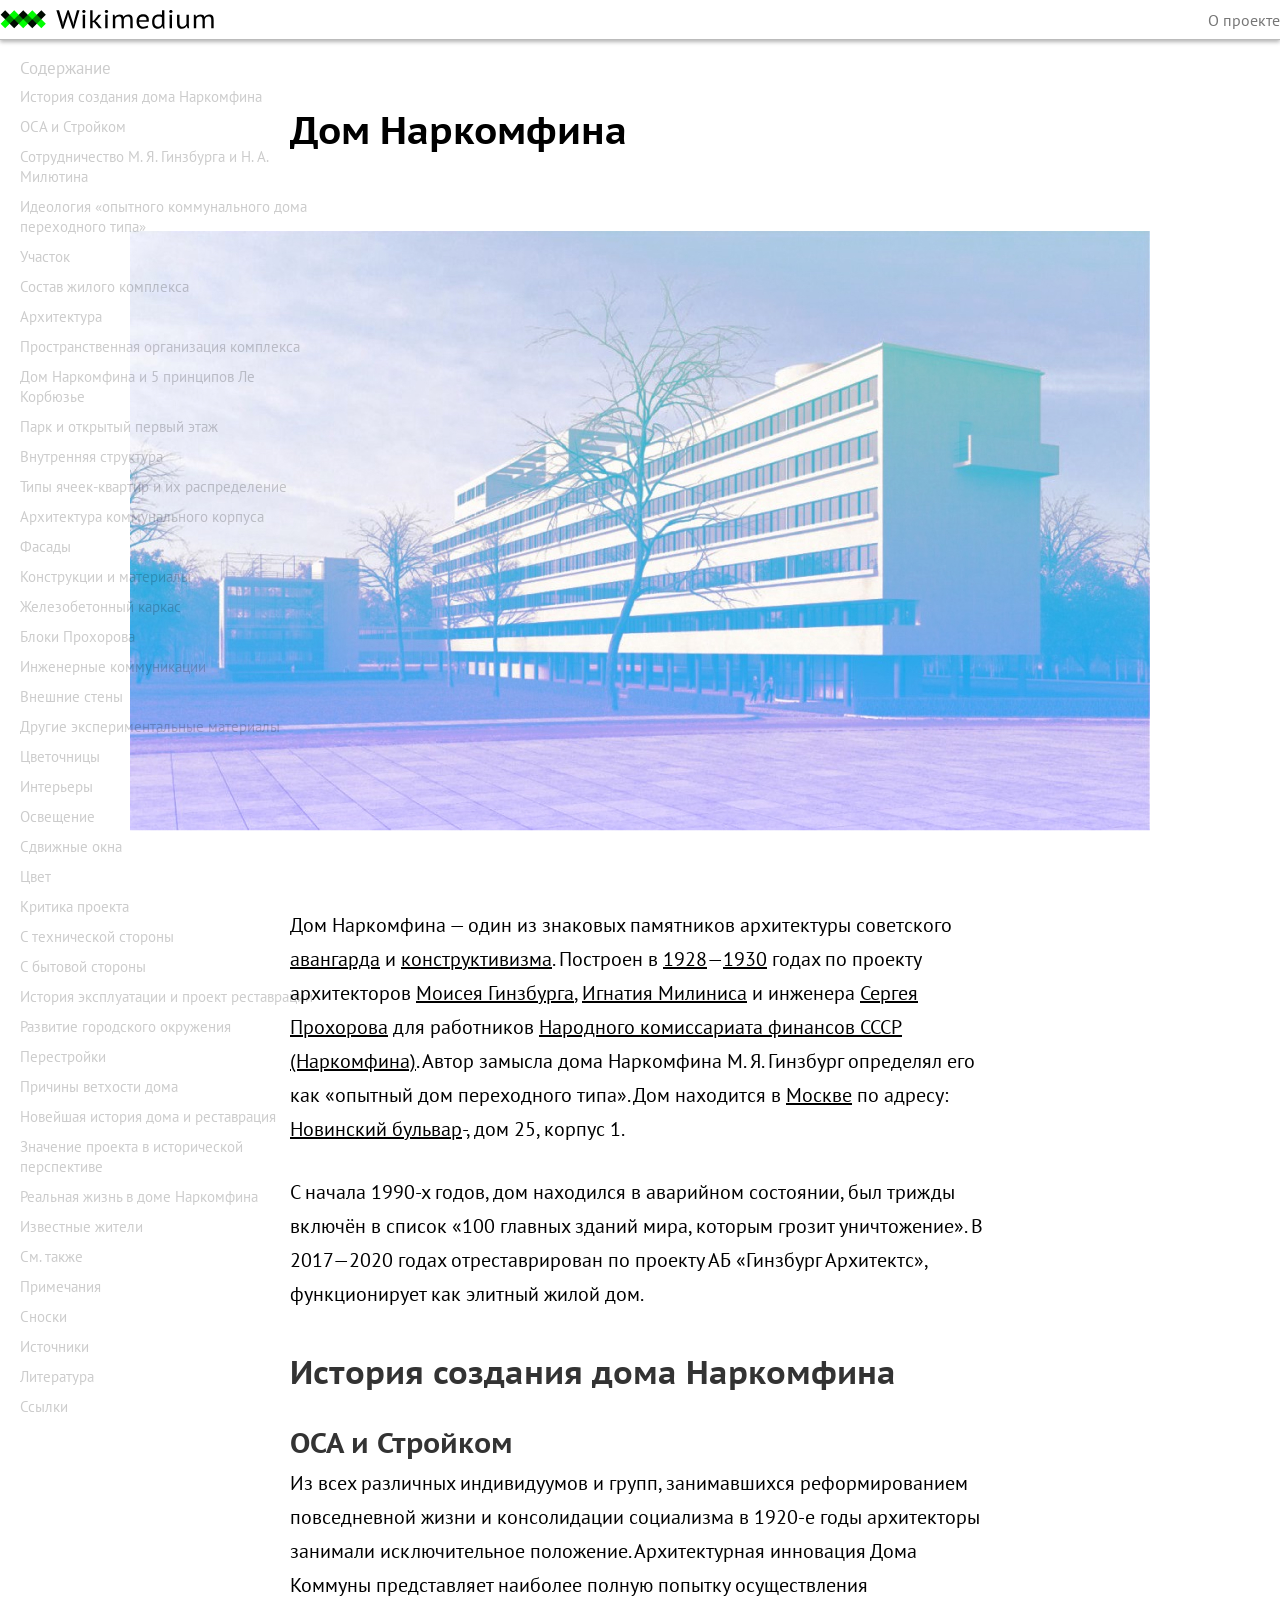
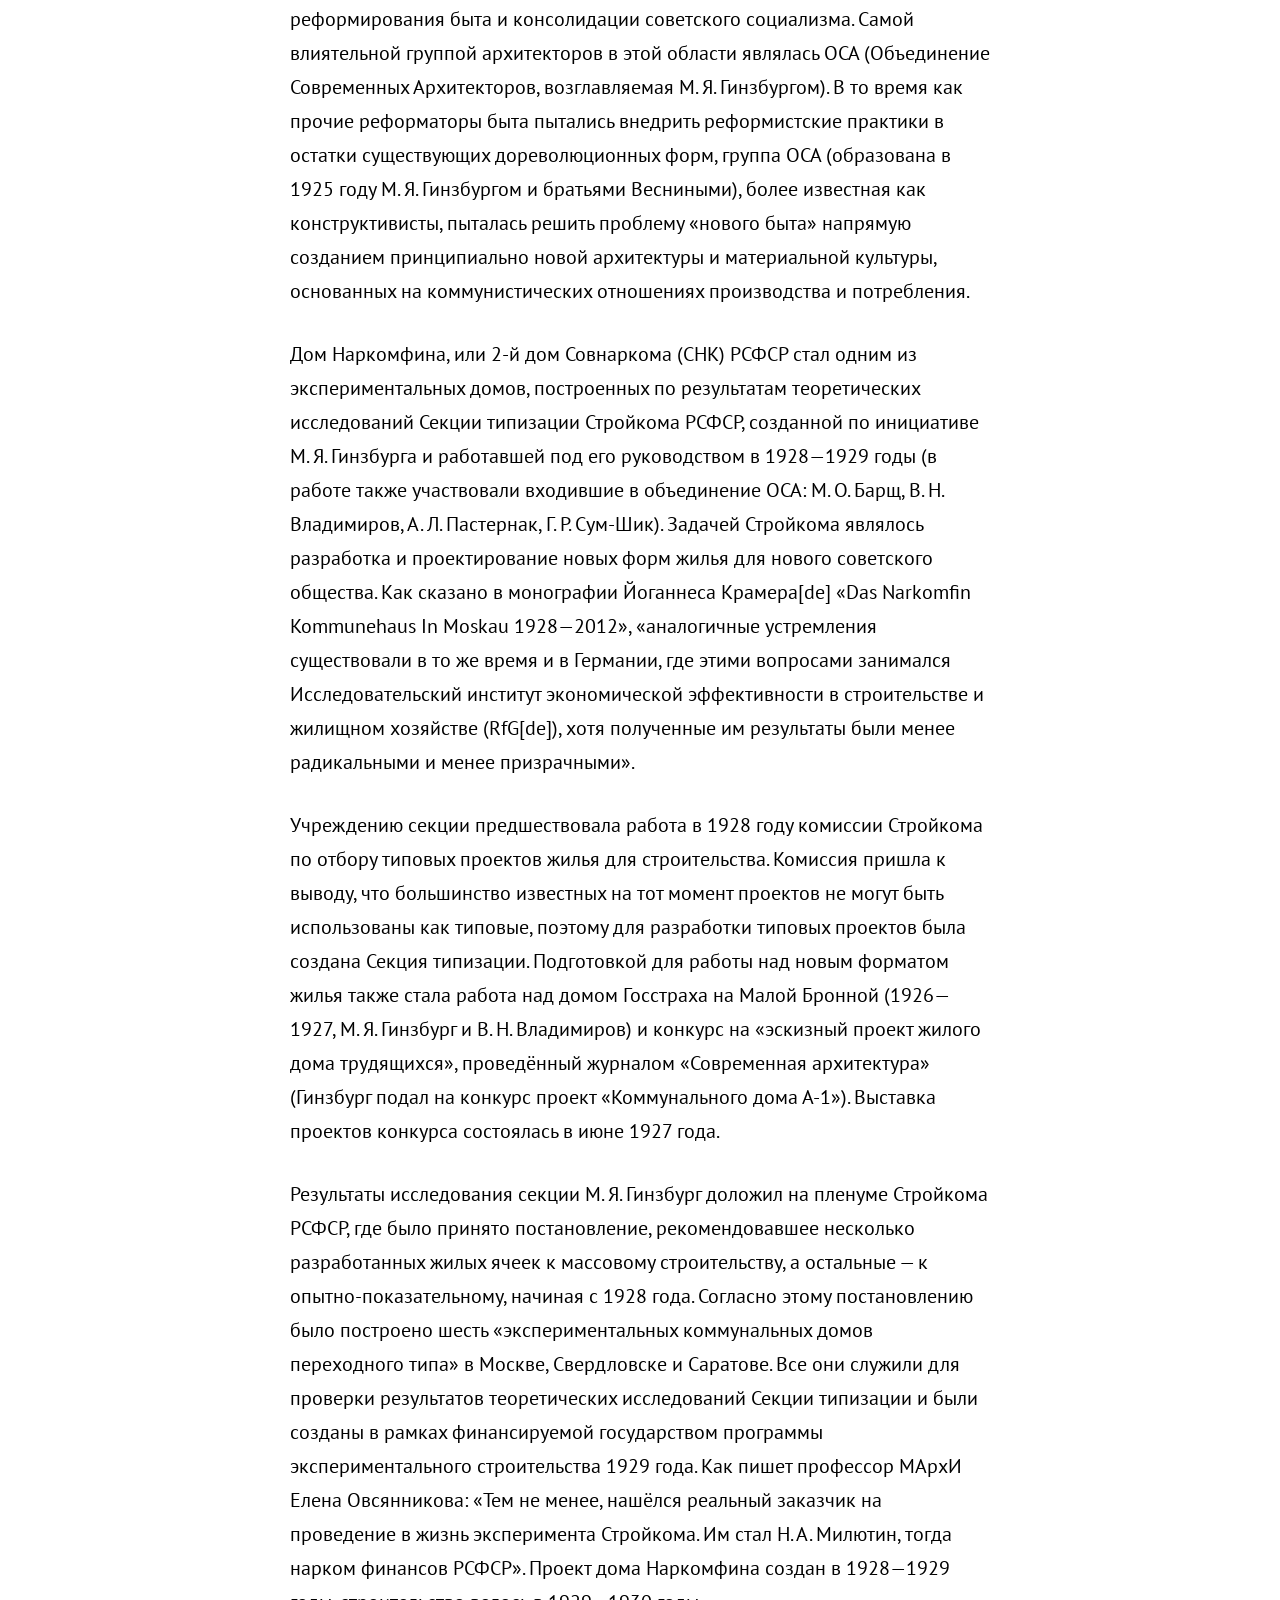
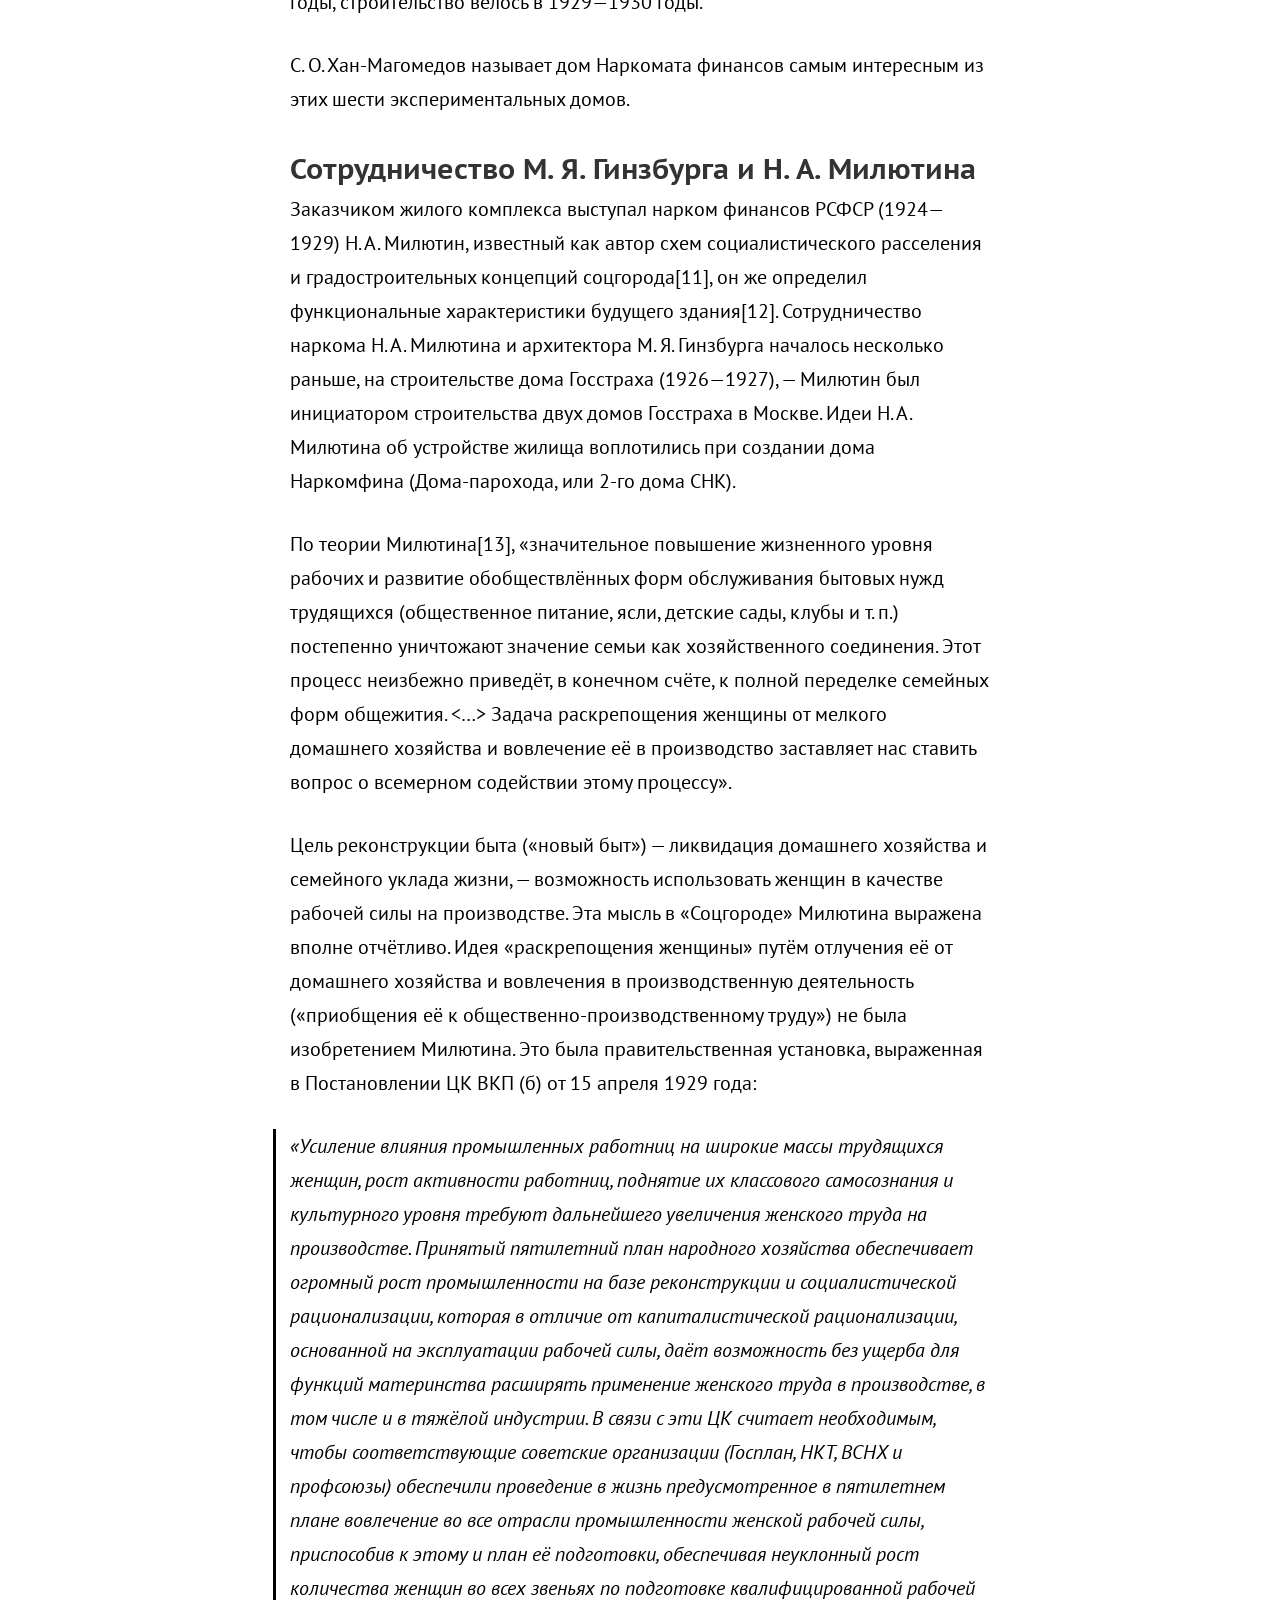
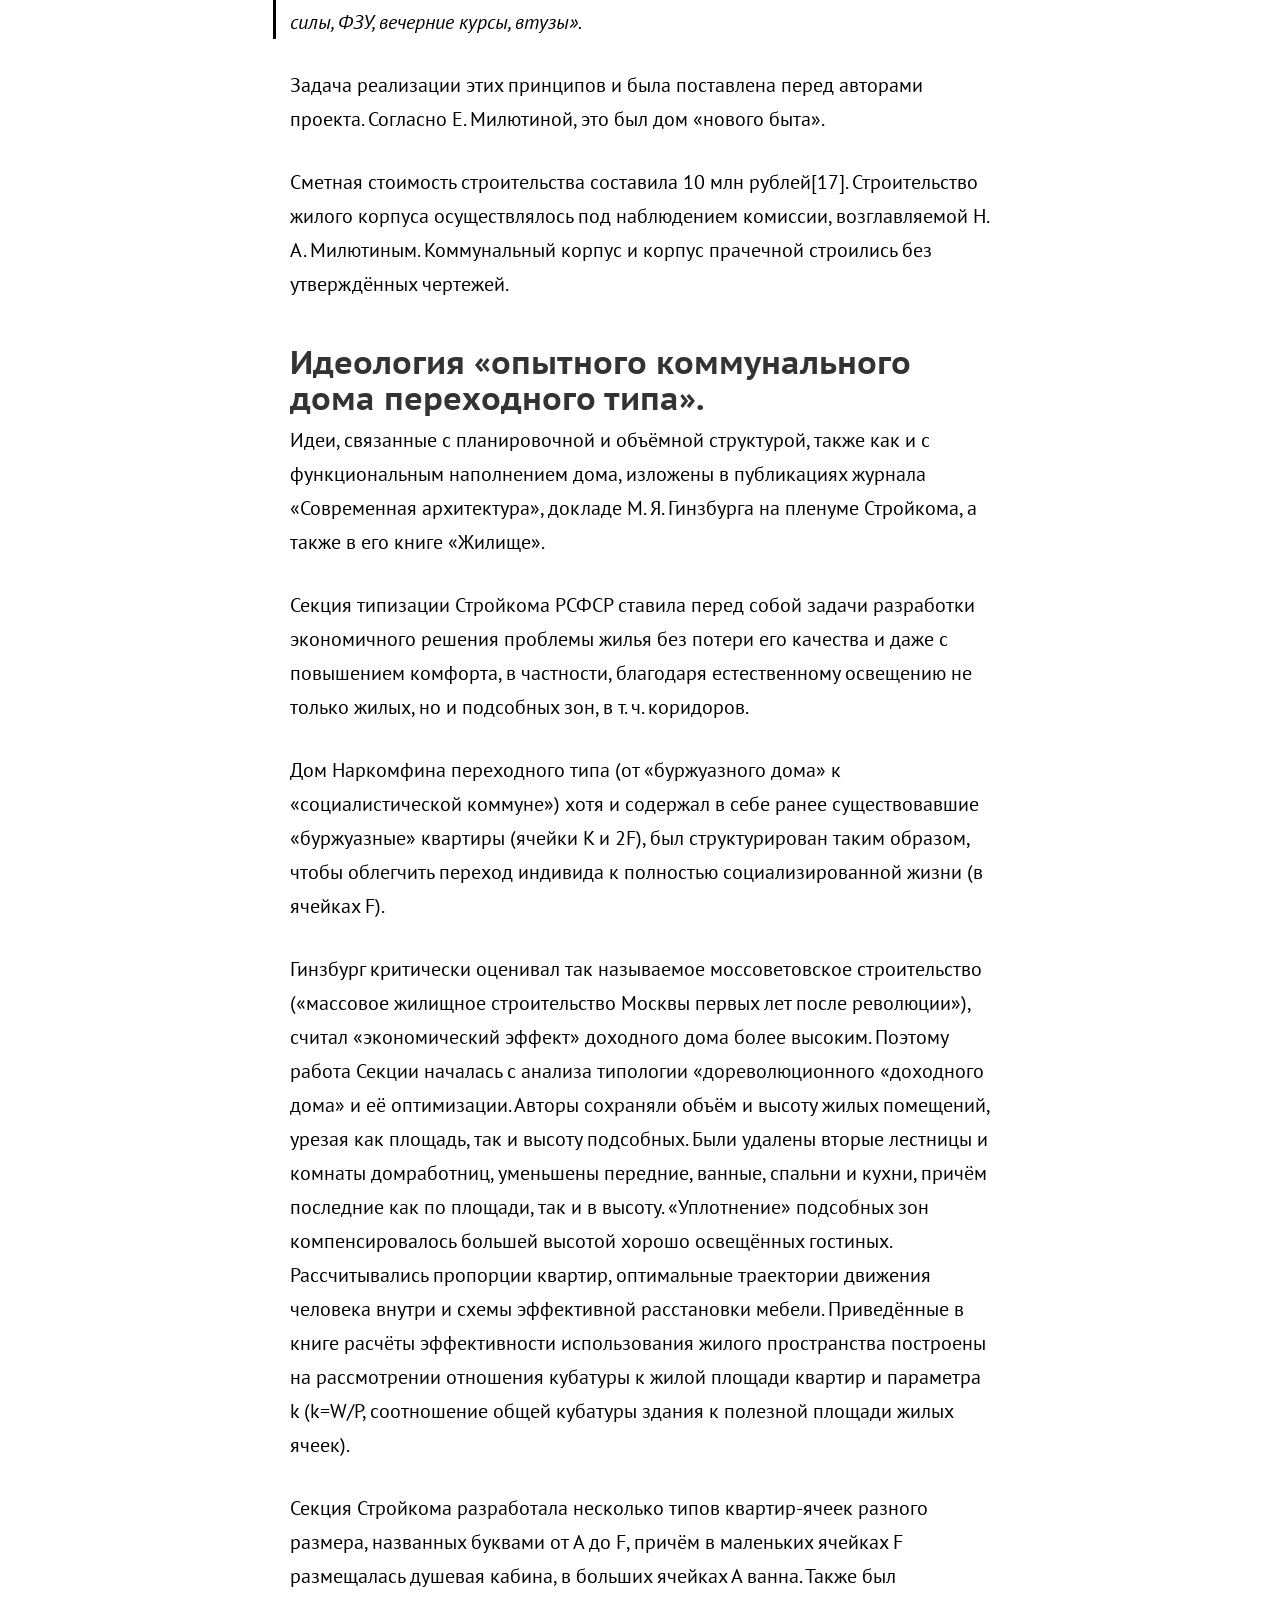
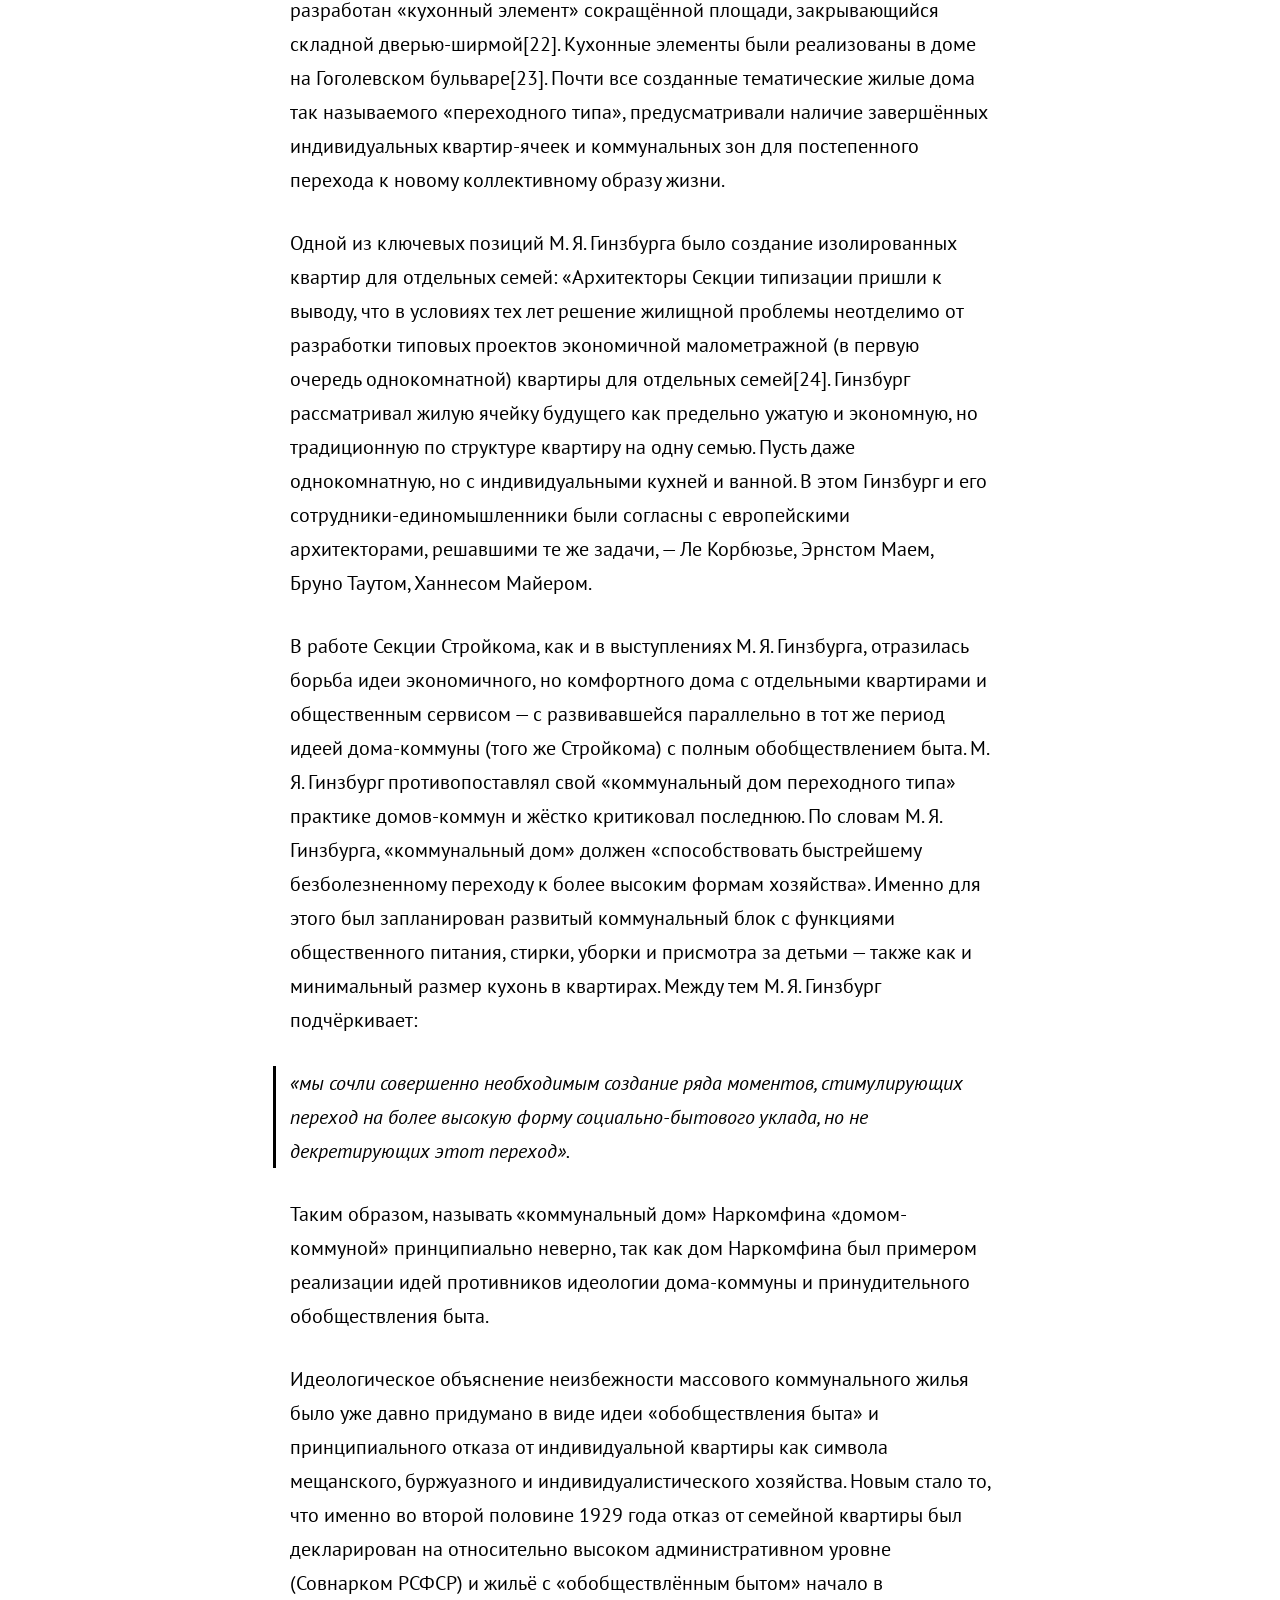
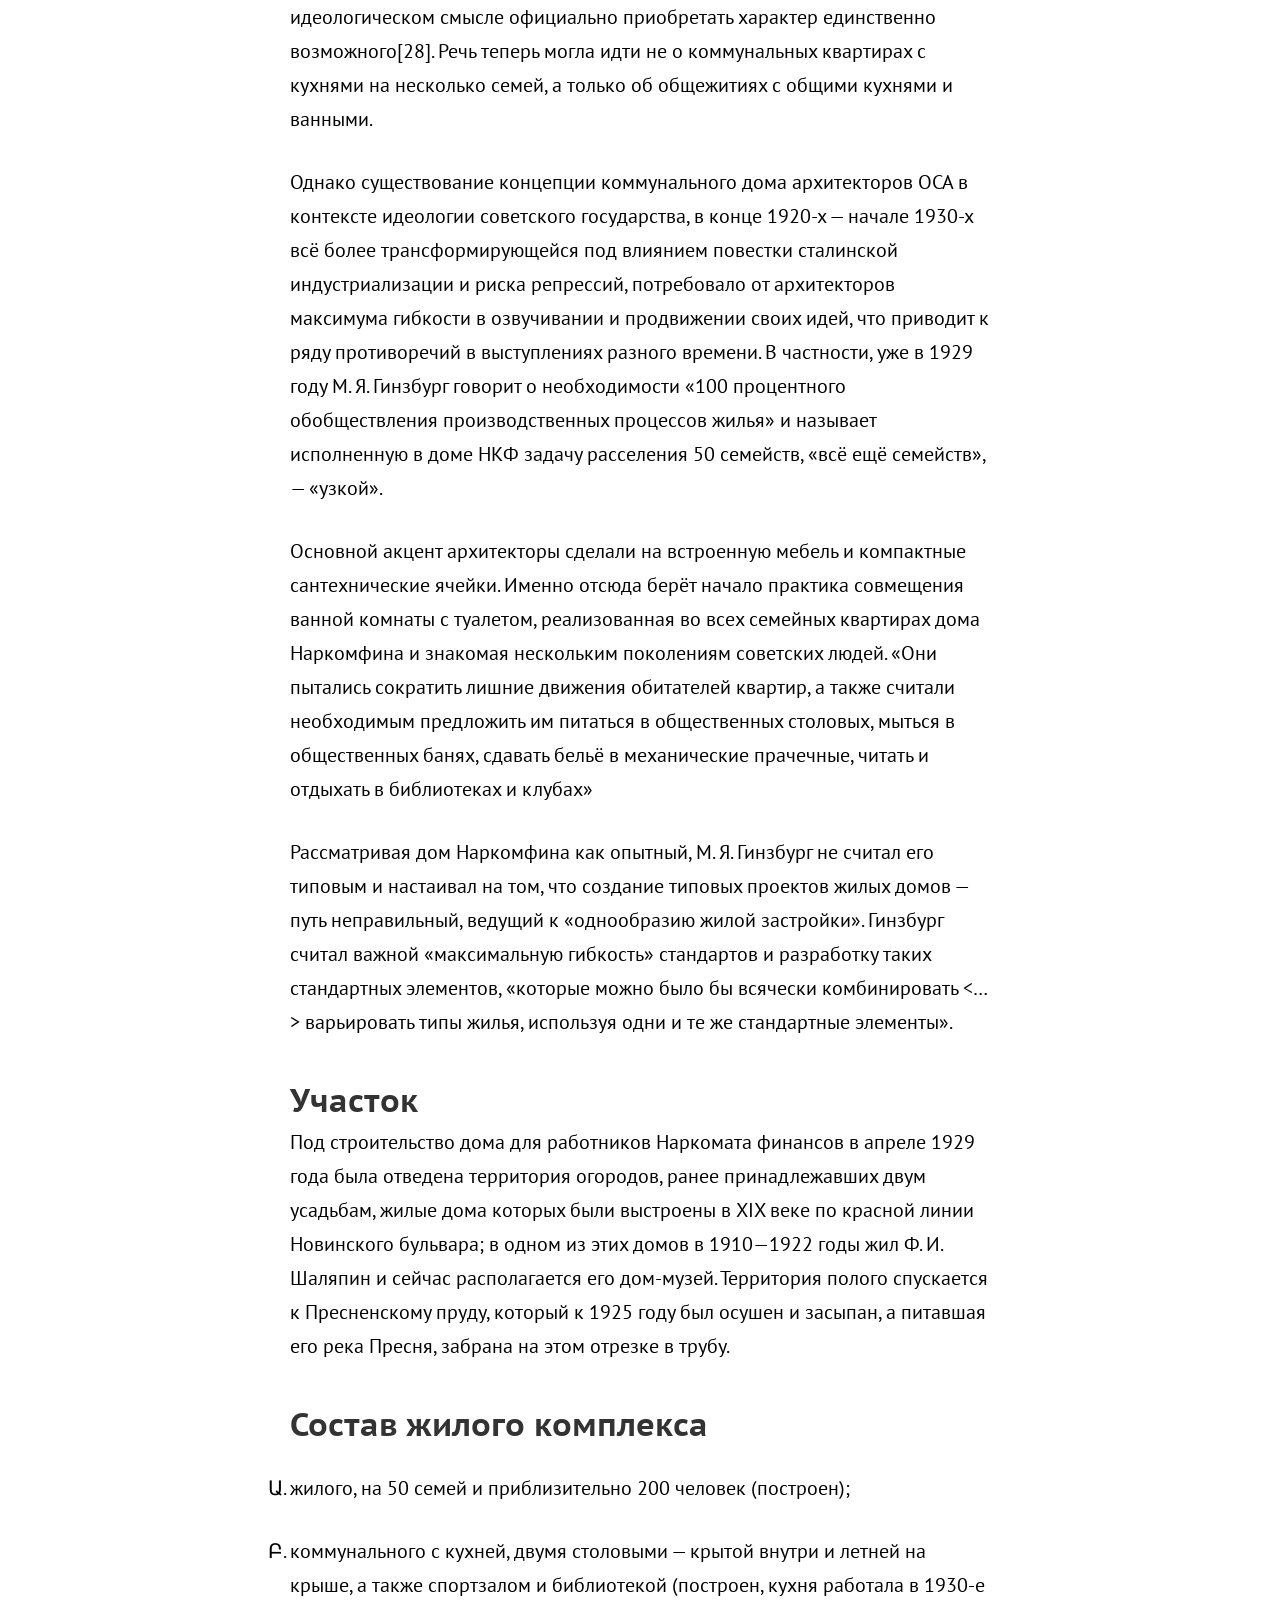
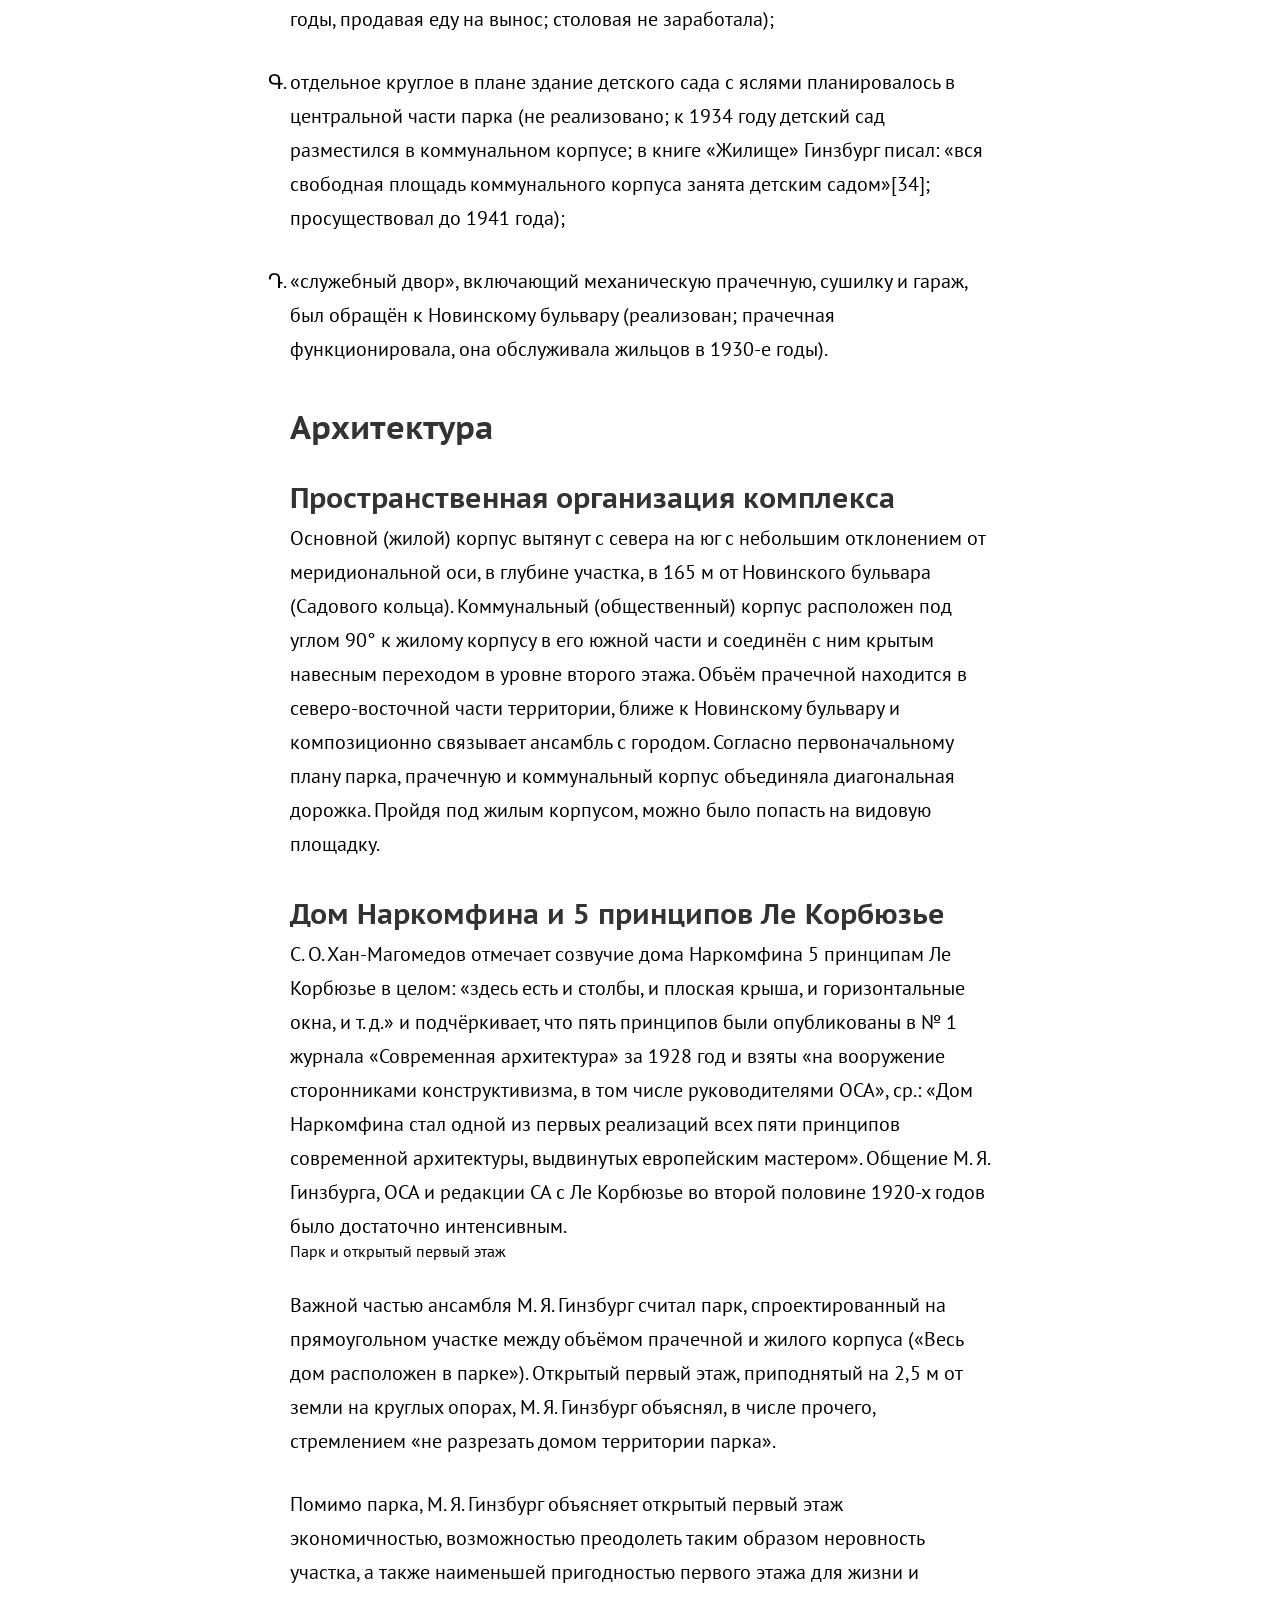
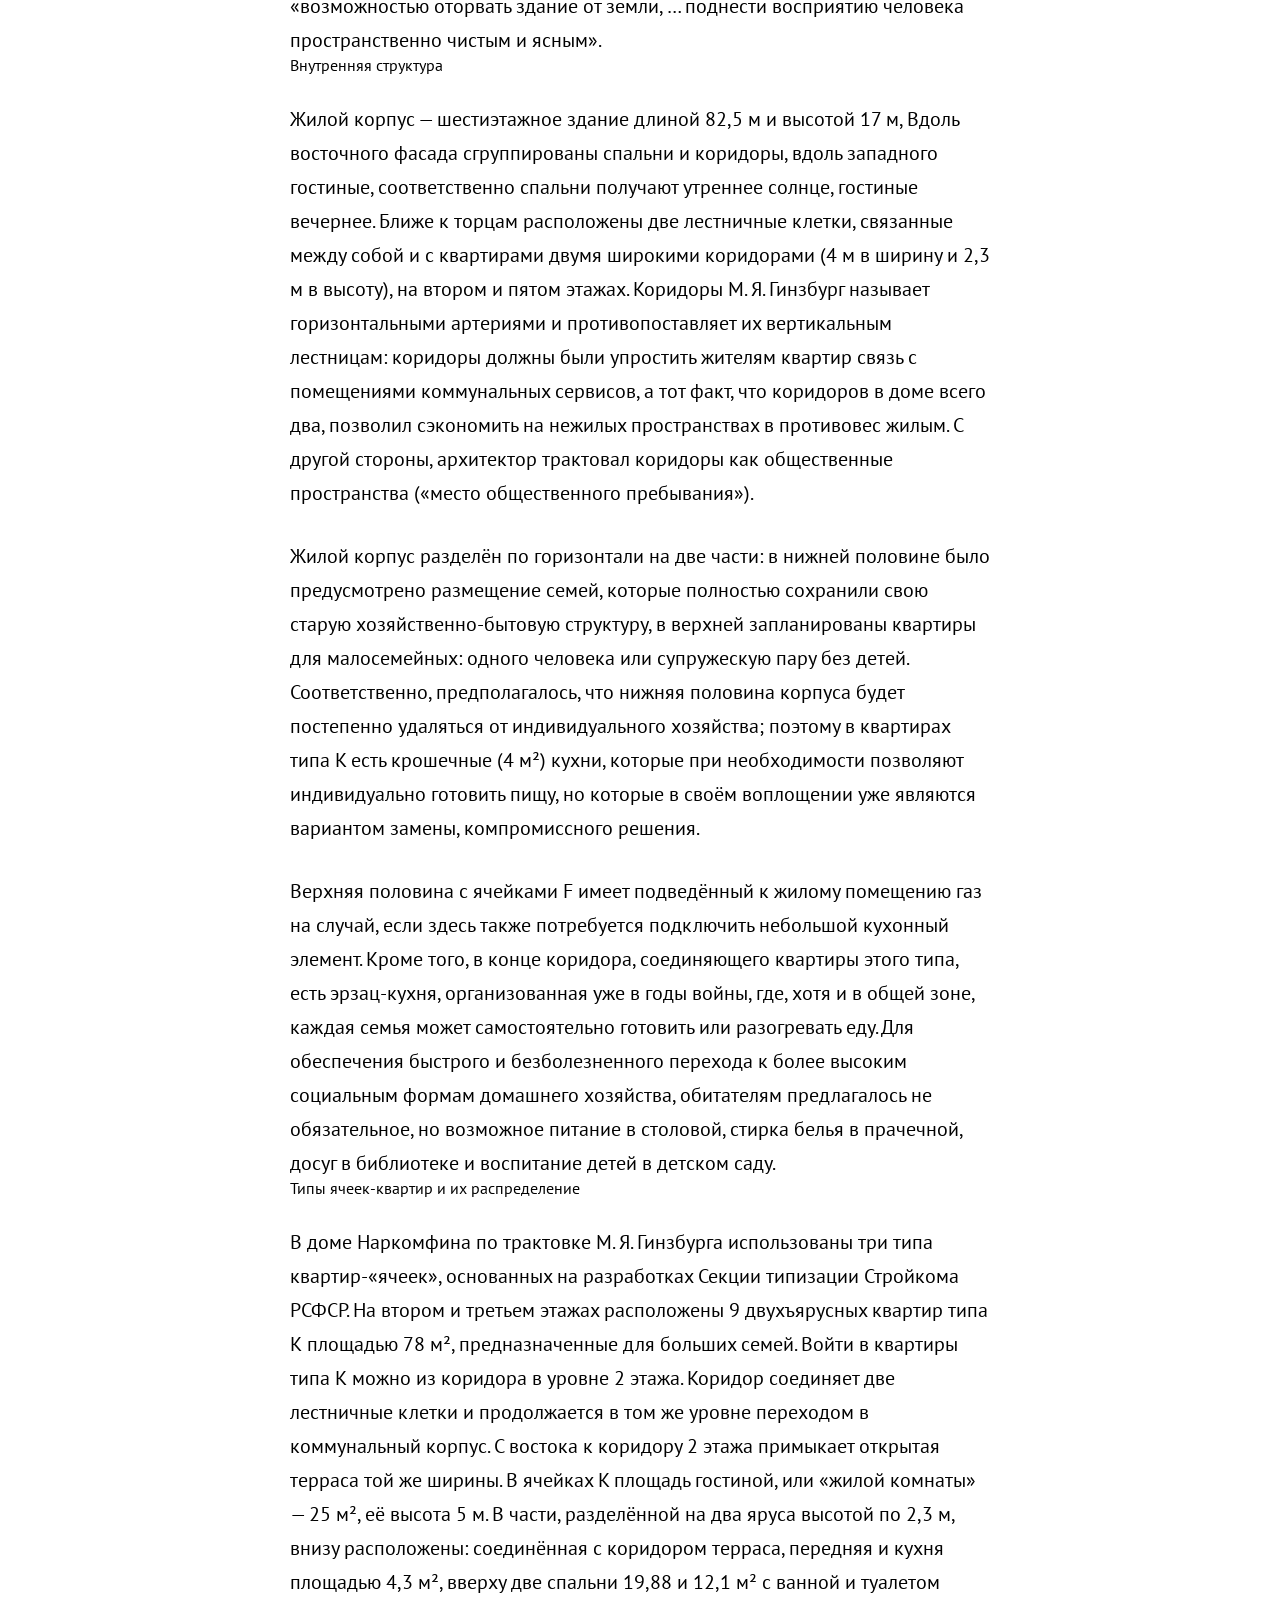
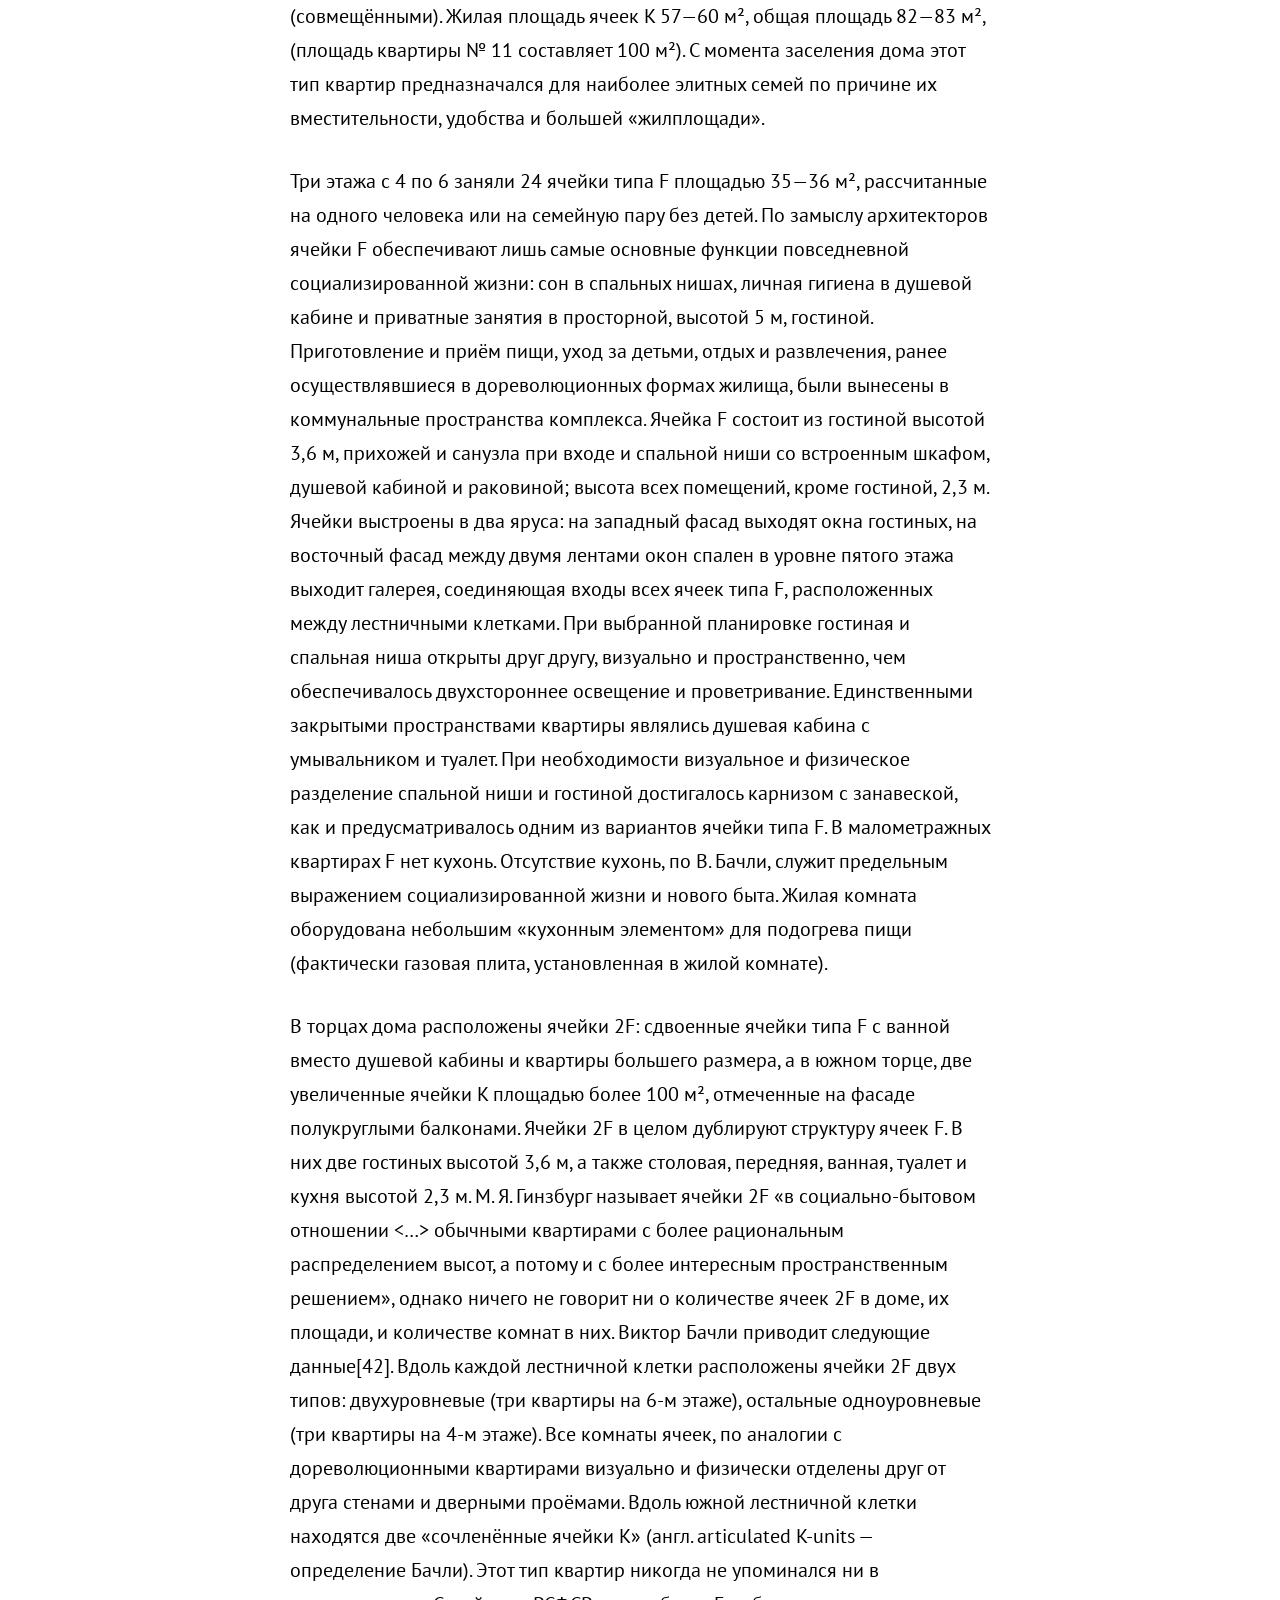
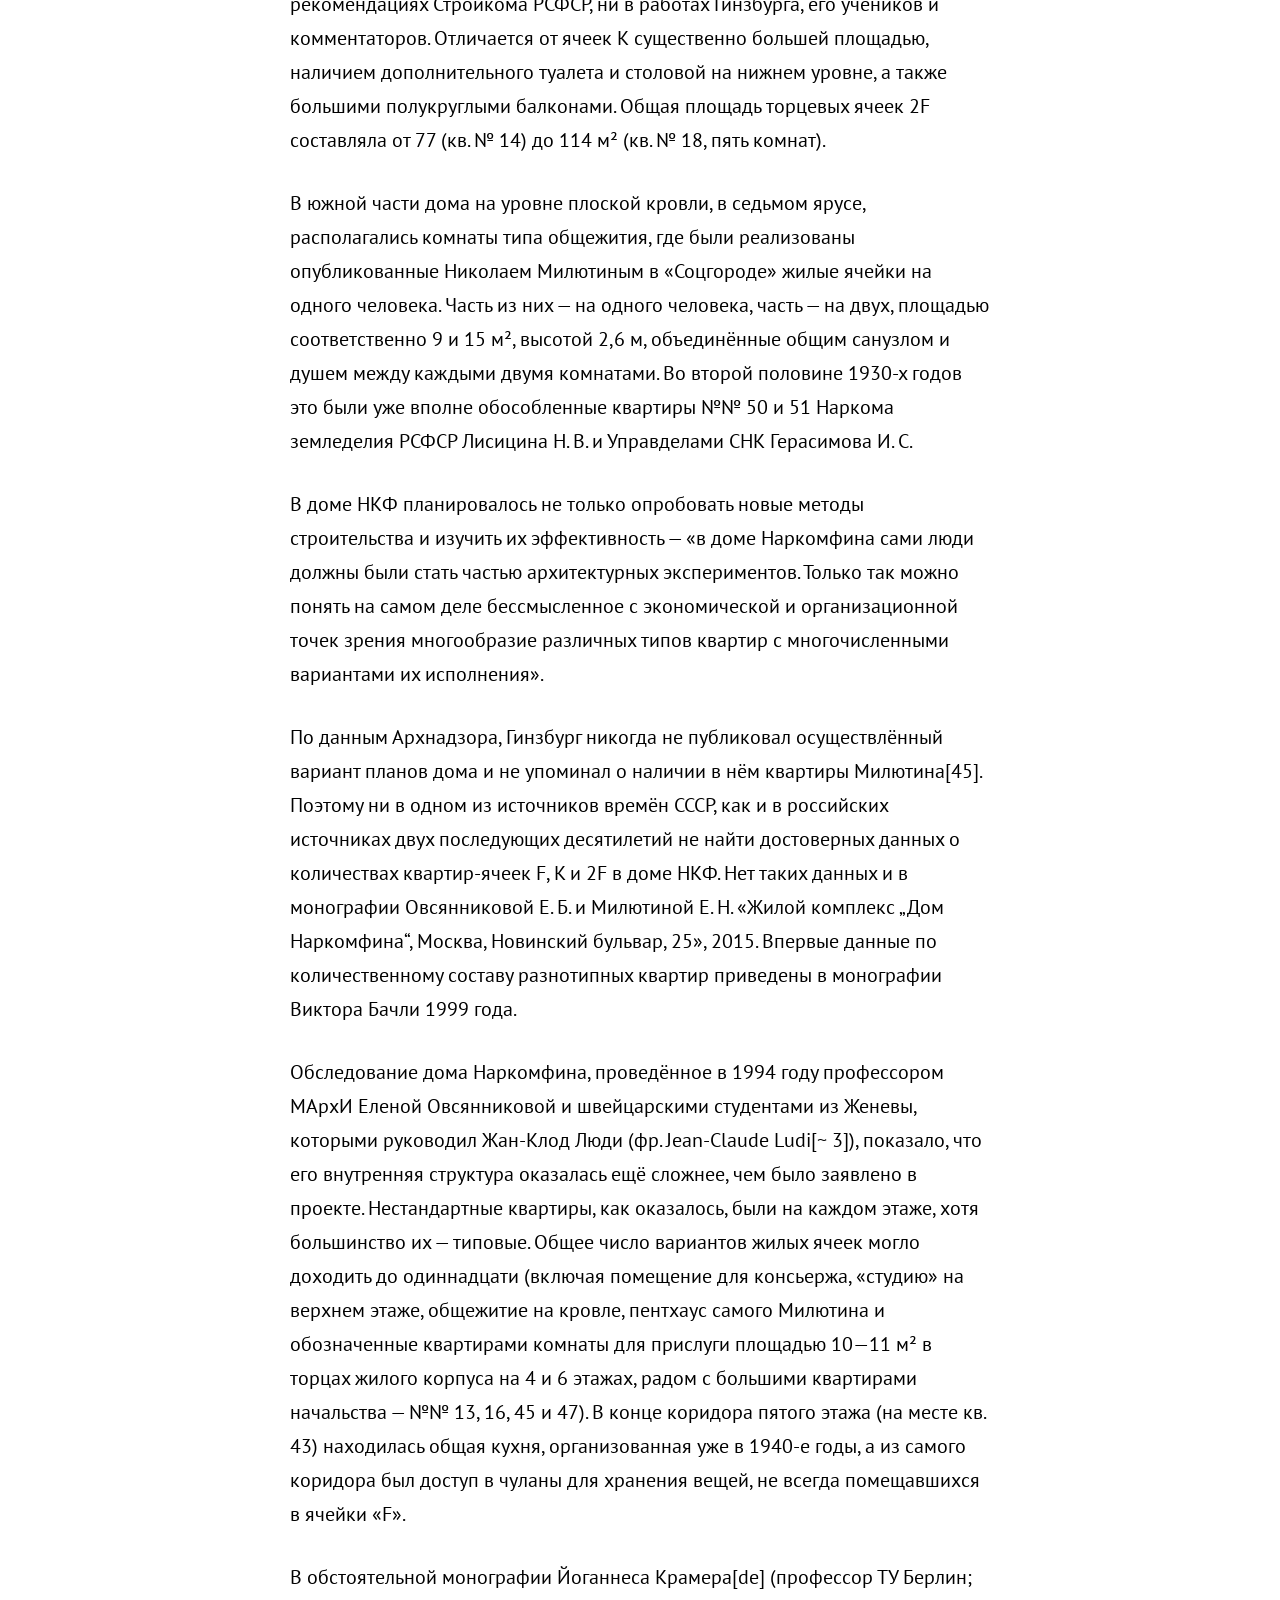
<file: index.html>
<!DOCTYPE html>
<html lang="en" dir="ltr">
  <head>
    <meta charset="utf-8">
    <title>Дом Наркомфина</title>
    <link rel="stylesheet" href="stylesheets/style.css">
    <link rel="icon" type="image/x-icon" href="img/favicon.ico" />
    <link rel="icon" type="image/png" href="img/favicon.png" />
    <script src="javascripts/jquery-3.6.1.js" charset="utf-8"></script>
      <script>
      $(function() {
        $('.sidebar a').each(function() {
          $(this).on('click', function(e) {
            e.preventDefault();
            var scrollTo = $(this).attr('href');
            var whitespace = scrollTo == '#s1' ? 110 : 30;
            $('html,body').animate({
              scrollTop: $(scrollTo).offset().top - whitespace
            }, 1000);
          });
        });
      });
      </script>
    </head>
    <body>
      <!-- шапка -->
      <div class="menubar">
        <a href="narkom.html"><img src="img/logo.svg" alt=""></a>
        <a href="about.html">О проекте</a>


      </div>
      <!-- меню -->
      <nav class="sidebar">
        <h2>Содержание</h2>
        <ol>
          <li><a href="#1">История создания дома Наркомфина</a></li>
          <ol>
            <li><a href="#1_1">ОСА и Стройком</a></li>
            <li><a href="#1_2">Сотрудничество М. Я. Гинзбурга и Н. А. Милютина</a></li>
          </ol>
          <li><a href="#2">Идеология «опытного коммунального дома переходного типа»</a></li>
          <li><a href="#3">Участок</a></li>
          <li><a href="#4">Состав жилого комплекса</a></li>
          <li><a href="#5">Архитектура</a></li>
          <ol>
            <li><a href="#5_1">Пространственная организация комплекса</a></li>
            <li><a href="#5_2">Дом Наркомфина и 5 принципов Ле Корбюзье</a></li>
            <ol>
              <li><a href="#5_2_1">Парк и открытый первый этаж</a></li>
              <li><a href="#5_2_2">Внутренняя структура</a></li>
              <li><a href="#5_2_3">Типы ячеек-квартир и их распределение</a></li>
              <li><a href="#5_2_4">Архитектура коммунального корпуса</a></li>
              <li><a href="#5_2_5">Фасады</a></li>
            </ol>
            <li><a href="#5_3">Конструкции и материалы</a></li>
            <ol>
              <li><a href="#5_3_1">Железобетонный каркас</a></li>
              <li><a href="#5_3_2">Блоки Прохорова</a></li>
              <li><a href="#5_3_3">Инженерные коммуникации</a></li>
              <li><a href="#5_3_4">Внешние стены</a></li>
              <li><a href="#5_3_5">Другие экспериментальные материалы</a></li>
              <li><a href="#5_3_6">Цветочницы</a></li>
            </ol>
            <li><a href="#5_4">Интерьеры</a></li>
            <ol>
              <li><a href="#5_4_1">Освещение</a></li>
              <li><a href="#5_4_2">Сдвижные окна</a></li>
              <li><a href="#5_4_3">Цвет</a></li>
            </ol>
          </ol>
          <li><a href="#6">Критика проекта</a></li>
          <ol>
            <li><a href="#6_1">С технической стороны</a></li>
            <li><a href="#6_2">С бытовой стороны</a></li>
          </ol>
          <li><a href="#7">История эксплуатации и проект реставрации</a></li>
          <ol>
            <li><a href="#7_1">Развитие городского окружения</a></li>
            <li><a href="#7_2">Перестройки</a></li>
            <li><a href="#7_3">Причины ветхости дома</a></li>
            <li><a href="#7_4">Новейшая история дома и реставрация</a></li>
          </ol>
          <li><a href="#8">Значение проекта в исторической перспективе</a></li>
          <li><a href="#9">Реальная жизнь в доме Наркомфина</a></li>
          <ol>
            <li><a href="#9_1">Известные жители</a></li>
          </ol>
          <li><a href="#10">См. также</a></li>
          <li><a href="#11">Примечания</a></li>
          <ol>
            <li><a href="#11_1">Сноски</a></li>
            <li><a href="#11_2">Источники</a></li>
          </ol>
          <li><a href="#12">Литература</a></li>
          <li><a href="#13">Ссылки</a></li>
        </ol>
      </nav>
      <!-- основной контент -->
      <article class="">
      <h1>Дом Наркомфина</h1>
      <img src="img/narkomfin.jpeg" alt="Дом Наркомфина">
      <p>Дом Наркомфина — один из знаковых памятников архитектуры советского <a href="https://ru.wikipedia.org/wiki/%D0%90%D0%B2%D0%B0%D0%BD%D0%B3%D0%B0%D1%80%D0%B4_(%D0%B8%D1%81%D0%BA%D1%83%D1%81%D1%81%D1%82%D0%B2%D0%BE)">авангарда</a> и <a href="https://ru.wikipedia.org/wiki/%D0%9A%D0%BE%D0%BD%D1%81%D1%82%D1%80%D1%83%D0%BA%D1%82%D0%B8%D0%B2%D0%B8%D0%B7%D0%BC_(%D0%B8%D1%81%D0%BA%D1%83%D1%81%D1%81%D1%82%D0%B2%D0%BE)">конструктивизма</a>. Построен в <a href="https://ru.wikipedia.org/wiki/1928_%D0%B3%D0%BE%D0%B4">1928</a>—<a href="https://ru.wikipedia.org/wiki/1930_%D0%B3%D0%BE%D0%B4">1930</a> годах по проекту архитекторов <a href="https://ru.wikipedia.org/wiki/%D0%93%D0%B8%D0%BD%D0%B7%D0%B1%D1%83%D1%80%D0%B3,_%D0%9C%D0%BE%D0%B8%D1%81%D0%B5%D0%B9_%D0%AF%D0%BA%D0%BE%D0%B2%D0%BB%D0%B5%D0%B2%D0%B8%D1%87">Моисея Гинзбурга</a>, <a href="https://ru.wikipedia.org/wiki/%D0%9C%D0%B8%D0%BB%D0%B8%D0%BD%D0%B8%D1%81,_%D0%98%D0%B3%D0%BD%D0%B0%D1%82%D0%B8%D0%B9_%D0%A4%D1%80%D0%B0%D0%BD%D1%86%D0%B5%D0%B2%D0%B8%D1%87">Игнатия Милиниса</a> и инженера <a href="https://ru.wikipedia.org/wiki/%D0%9F%D1%80%D0%BE%D1%85%D0%BE%D1%80%D0%BE%D0%B2,_%D0%A1%D0%B5%D1%80%D0%B3%D0%B5%D0%B9_%D0%9B%D1%8C%D0%B2%D0%BE%D0%B2%D0%B8%D1%87">Сергея Прохорова</a> для работников <a href="https://ru.wikipedia.org/wiki/%D0%9D%D0%B0%D1%80%D0%BE%D0%B4%D0%BD%D1%8B%D0%B9_%D0%BA%D0%BE%D0%BC%D0%B8%D1%81%D1%81%D0%B0%D1%80%D0%B8%D0%B0%D1%82_%D1%84%D0%B8%D0%BD%D0%B0%D0%BD%D1%81%D0%BE%D0%B2_%D0%A1%D0%A1%D0%A1%D0%A0">Народного комиссариата финансов СССР (Наркомфина)</a>. Автор замысла дома Наркомфина М. Я. Гинзбург определял его как «опытный дом переходного типа». Дом находится в <a href="https://ru.wikipedia.org/wiki/%D0%9C%D0%BE%D1%81%D0%BA%D0%B2%D0%B0">Москве</a> по адресу: <a href="https://ru.wikipedia.org/wiki/%D0%9D%D0%BE%D0%B2%D0%B8%D0%BD%D1%81%D0%BA%D0%B8%D0%B9_%D0%B1%D1%83%D0%BB%D1%8C%D0%B2%D0%B0%D1%80">Новинский бульвар</a>-, дом 25, корпус 1.</p>
      <p>С начала 1990-х годов, дом находился в аварийном состоянии, был трижды включён в список «100 главных зданий мира, которым грозит уничтожение». В 2017—2020 годах отреставрирован по проекту АБ «Гинзбург Архитектс», функционирует как элитный жилой дом.</p>


      <h2 id="1">История создания дома Наркомфина</h2>
      <h3 id="1_1">ОСА и Стройком</h3>
      <p>Из всех различных индивидуумов и групп, занимавшихся реформированием повседневной жизни и консолидации социализма в 1920-е годы архитекторы занимали исключительное положение. Архитектурная инновация Дома Коммуны представляет наиболее полную попытку осуществления реформирования быта и консолидации советского социализма. Самой влиятельной группой архитекторов в этой области являлась ОСА (Объединение Современных Архитекторов, возглавляемая М. Я. Гинзбургом). В то время как прочие реформаторы быта пытались внедрить реформистские практики в остатки существующих дореволюционных форм, группа ОСА (образована в 1925 году М. Я. Гинзбургом и братьями Весниными), более известная как конструктивисты, пыталась решить проблему «нового быта» напрямую созданием принципиально новой архитектуры и материальной культуры, основанных на коммунистических отношениях производства и потребления.</p>
      <p>Дом Наркомфина, или 2-й дом Совнаркома (СНК) РСФСР стал одним из экспериментальных домов, построенных по результатам теоретических исследований Секции типизации Стройкома РСФСР, созданной по инициативе М. Я. Гинзбурга и работавшей под его руководством в 1928—1929 годы (в работе также участвовали входившие в объединение ОСА: М. О. Барщ, В. Н. Владимиров, А. Л. Пастернак, Г. Р. Сум-Шик). Задачей Стройкома являлось разработка и проектирование новых форм жилья для нового советского общества. Как сказано в монографии Йоганнеса Крамера[de] «Das Narkomfin Kommunehaus In Moskau 1928—2012», «аналогичные устремления существовали в то же время и в Германии, где этими вопросами занимался Исследовательский институт экономической эффективности в строительстве и жилищном хозяйстве (RfG[de]), хотя полученные им результаты были менее радикальными и менее призрачными».</p>
      <p>Учреждению секции предшествовала работа в 1928 году комиссии Стройкома по отбору типовых проектов жилья для строительства. Комиссия пришла к выводу, что большинство известных на тот момент проектов не могут быть использованы как типовые, поэтому для разработки типовых проектов была создана Секция типизации. Подготовкой для работы над новым форматом жилья также стала работа над домом Госстраха на Малой Бронной (1926—1927, М. Я. Гинзбург и В. Н. Владимиров) и конкурс на «эскизный проект жилого дома трудящихся», проведённый журналом «Современная архитектура» (Гинзбург подал на конкурс проект «Коммунального дома А-1»). Выставка проектов конкурса состоялась в июне 1927 года.</p>
      <p>Результаты исследования секции М. Я. Гинзбург доложил на пленуме Стройкома РСФСР, где было принято постановление, рекомендовавшее несколько разработанных жилых ячеек к массовому строительству, а остальные — к опытно-показательному, начиная с 1928 года. Согласно этому постановлению было построено шесть «экспериментальных коммунальных домов переходного типа» в Москве, Свердловске и Саратове. Все они служили для проверки результатов теоретических исследований Секции типизации и были созданы в рамках финансируемой государством программы экспериментального строительства 1929 года. Как пишет профессор МАрхИ Елена Овсянникова: «Тем не менее, нашёлся реальный заказчик на проведение в жизнь эксперимента Стройкома. Им стал Н. А. Милютин, тогда нарком финансов РСФСР». Проект дома Наркомфина создан в 1928—1929 годы, строительство велось в 1929—1930 годы.</p>
      <p>С. О. Хан-Магомедов называет дом Наркомата финансов самым интересным из этих шести экспериментальных домов.</p>
      <h3 id="1_2">Сотрудничество М. Я. Гинзбурга и Н. А. Милютина</h3>
      <p>Заказчиком жилого комплекса выступал нарком финансов РСФСР (1924—1929) Н. А. Милютин, известный как автор схем социалистического расселения и градостроительных концепций соцгорода[11], он же определил функциональные характеристики будущего здания[12]. Сотрудничество наркома Н. А. Милютина и архитектора М. Я. Гинзбурга началось несколько раньше, на строительстве дома Госстраха (1926—1927), — Милютин был инициатором строительства двух домов Госстраха в Москве. Идеи Н. А. Милютина об устройстве жилища воплотились при создании дома Наркомфина (Дома-парохода, или 2-го дома СНК).</p>
      <p>По теории Милютина[13], «значительное повышение жизненного уровня рабочих и развитие обобществлённых форм обслуживания бытовых нужд трудящихся (общественное питание, ясли, детские сады, клубы и т. п.) постепенно уничтожают значение семьи как хозяйственного соединения. Этот процесс неизбежно приведёт, в конечном счёте, к полной переделке семейных форм общежития. <…> Задача раскрепощения женщины от мелкого домашнего хозяйства и вовлечение её в производство заставляет нас ставить вопрос о всемерном содействии этому процессу».</p>
      <p>Цель реконструкции быта («новый быт») — ликвидация домашнего хозяйства и семейного уклада жизни, — возможность использовать женщин в качестве рабочей силы на производстве. Эта мысль в «Соцгороде» Милютина выражена вполне отчётливо. Идея «раскрепощения женщины» путём отлучения её от домашнего хозяйства и вовлечения в производственную деятельность («приобщения её к общественно-производственному труду») не была изобретением Милютина. Это была правительственная установка, выраженная в Постановлении ЦК ВКП (б) от 15 апреля 1929 года:</p>
      <blockquote cite="https://ru.wikipedia.org/wiki/%D0%94%D0%BE%D0%BC_%D0%9D%D0%B0%D1%80%D0%BA%D0%BE%D0%BC%D1%84%D0%B8%D0%BD%D0%B0#%D0%9E%D1%81%D0%B2%D0%B5%D1%89%D0%B5%D0%BD%D0%B8%D0%B5">
      «Усиление влияния промышленных работниц на широкие массы трудящихся женщин, рост активности работниц, поднятие их классового самосознания и культурного уровня требуют дальнейшего увеличения женского труда на производстве. Принятый пятилетний план народного хозяйства обеспечивает огромный рост промышленности на базе реконструкции и социалистической рационализации, которая в отличие от капиталистической рационализации, основанной на эксплуатации рабочей силы, даёт возможность без ущерба для функций материнства расширять применение женского труда в производстве, в том числе и в тяжёлой индустрии. В связи с эти ЦК считает необходимым, чтобы соответствующие советские организации (Госплан, НКТ, ВСНХ и профсоюзы) обеспечили проведение в жизнь предусмотренное в пятилетнем плане вовлечение во все отрасли промышленности женской рабочей силы, приспособив к этому и план её подготовки, обеспечивая неуклонный рост количества женщин во всех звеньях по подготовке квалифицированной рабочей силы, ФЗУ, вечерние курсы, втузы».
      </blockquote>
      <p>Задача реализации этих принципов и была поставлена перед авторами проекта. Согласно Е. Милютиной, это был дом «нового быта».</p>
      <p>Сметная стоимость строительства составила 10 млн рублей[17]. Строительство жилого корпуса осуществлялось под наблюдением комиссии, возглавляемой Н. А. Милютиным. Коммунальный корпус и корпус прачечной строились без утверждённых чертежей.</p>
      <h2 id="2">Идеология «опытного коммунального дома переходного типа».</h2>
      <p>Идеи, связанные с планировочной и объёмной структурой, также как и с функциональным наполнением дома, изложены в публикациях журнала «Современная архитектура», докладе М. Я. Гинзбурга на пленуме Стройкома, а также в его книге «Жилище».</p>
      <p>Секция типизации Стройкома РСФСР ставила перед собой задачи разработки экономичного решения проблемы жилья без потери его качества и даже с повышением комфорта, в частности, благодаря естественному освещению не только жилых, но и подсобных зон, в т. ч. коридоров.</p>
      <p>Дом Наркомфина переходного типа (от «буржуазного дома» к «социалистической коммуне») хотя и содержал в себе ранее существовавшие «буржуазные» квартиры (ячейки K и 2F), был структурирован таким образом, чтобы облегчить переход индивида к полностью социализированной жизни (в ячейках F).</p>
      <p>Гинзбург критически оценивал так называемое моссоветовское строительство («массовое жилищное строительство Москвы первых лет после революции»), считал «экономический эффект» доходного дома более высоким. Поэтому работа Секции началась с анализа типологии «дореволюционного «доходного дома» и её оптимизации. Авторы сохраняли объём и высоту жилых помещений, урезая как площадь, так и высоту подсобных. Были удалены вторые лестницы и комнаты домработниц, уменьшены передние, ванные, спальни и кухни, причём последние как по площади, так и в высоту. «Уплотнение» подсобных зон компенсировалось большей высотой хорошо освещённых гостиных. Рассчитывались пропорции квартир, оптимальные траектории движения человека внутри и схемы эффективной расстановки мебели. Приведённые в книге расчёты эффективности использования жилого пространства построены на рассмотрении отношения кубатуры к жилой площади квартир и параметра k (k=W/P, соотношение общей кубатуры здания к полезной площади жилых ячеек).</p>
      <p>Секция Стройкома разработала несколько типов квартир-ячеек разного размера, названных буквами от A до F, причём в маленьких ячейках F размещалась душевая кабина, в больших ячейках А ванна. Также был разработан «кухонный элемент» сокращённой площади, закрывающийся складной дверью-ширмой[22]. Кухонные элементы были реализованы в доме на Гоголевском бульваре[23]. Почти все созданные тематические жилые дома так называемого «переходного типа», предусматривали наличие завершённых индивидуальных квартир-ячеек и коммунальных зон для постепенного перехода к новому коллективному образу жизни.</p>
      <p>Одной из ключевых позиций М. Я. Гинзбурга было создание изолированных квартир для отдельных семей: «Архитекторы Секции типизации пришли к выводу, что в условиях тех лет решение жилищной проблемы неотделимо от разработки типовых проектов экономичной малометражной (в первую очередь однокомнатной) квартиры для отдельных семей[24]. Гинзбург рассматривал жилую ячейку будущего как предельно ужатую и экономную, но традиционную по структуре квартиру на одну семью. Пусть даже однокомнатную, но с индивидуальными кухней и ванной. В этом Гинзбург и его сотрудники-единомышленники были согласны с европейскими архитекторами, решавшими те же задачи, — Ле Корбюзье, Эрнстом Маем, Бруно Таутом, Ханнесом Майером.</p>
      <p>В работе Секции Стройкома, как и в выступлениях М. Я. Гинзбурга, отразилась борьба идеи экономичного, но комфортного дома с отдельными квартирами и общественным сервисом — с развивавшейся параллельно в тот же период идеей дома-коммуны (того же Стройкома) с полным обобществлением быта. М. Я. Гинзбург противопоставлял свой «коммунальный дом переходного типа» практике домов-коммун и жёстко критиковал последнюю. По словам М. Я. Гинзбурга, «коммунальный дом» должен «способствовать быстрейшему безболезненному переходу к более высоким формам хозяйства». Именно для этого был запланирован развитый коммунальный блок с функциями общественного питания, стирки, уборки и присмотра за детьми — также как и минимальный размер кухонь в квартирах. Между тем М. Я. Гинзбург подчёркивает:</p>
      <blockquote cite="https://ru.wikipedia.org/wiki/%D0%94%D0%BE%D0%BC_%D0%9D%D0%B0%D1%80%D0%BA%D0%BE%D0%BC%D1%84%D0%B8%D0%BD%D0%B0">«мы сочли совершенно необходимым создание ряда моментов, стимулирующих переход на более высокую форму социально-бытового уклада, но не декретирующих этот переход».</blockquote>
      <p>Таким образом, называть «коммунальный дом» Наркомфина «домом-коммуной» принципиально неверно, так как дом Наркомфина был примером реализации идей противников идеологии дома-коммуны и принудительного обобществления быта.</p>
      <p>Идеологическое объяснение неизбежности массового коммунального жилья было уже давно придумано в виде идеи «обобществления быта» и принципиального отказа от индивидуальной квартиры как символа мещанского, буржуазного и индивидуалистического хозяйства. Новым стало то, что именно во второй половине 1929 года отказ от семейной квартиры был декларирован на относительно высоком административном уровне (Совнарком РСФСР) и жильё с «обобществлённым бытом» начало в идеологическом смысле официально приобретать характер единственно возможного[28]. Речь теперь могла идти не о коммунальных квартирах с кухнями на несколько семей, а только об общежитиях с общими кухнями и ванными.</p>
      <p>Однако существование концепции коммунального дома архитекторов ОСА в контексте идеологии советского государства, в конце 1920-х — начале 1930-х всё более трансформирующейся под влиянием повестки сталинской индустриализации и риска репрессий, потребовало от архитекторов максимума гибкости в озвучивании и продвижении своих идей, что приводит к ряду противоречий в выступлениях разного времени. В частности, уже в 1929 году М. Я. Гинзбург говорит о необходимости «100 процентного обобществления производственных процессов жилья» и называет исполненную в доме НКФ задачу расселения 50 семейств, «всё ещё семейств», — «узкой».</p>
      <p>Основной акцент архитекторы сделали на встроенную мебель и компактные сантехнические ячейки. Именно отсюда берёт начало практика совмещения ванной комнаты с туалетом, реализованная во всех семейных квартирах дома Наркомфина и знакомая нескольким поколениям советских людей. «Они пытались сократить лишние движения обитателей квартир, а также считали необходимым предложить им питаться в общественных столовых, мыться в общественных банях, сдавать бельё в механические прачечные, читать и отдыхать в библиотеках и клубах»</p>
      <p>Рассматривая дом Наркомфина как опытный, М. Я. Гинзбург не считал его типовым и настаивал на том, что создание типовых проектов жилых домов — путь неправильный, ведущий к «однообразию жилой застройки». Гинзбург считал важной «максимальную гибкость» стандартов и разработку таких стандартных элементов, «которые можно было бы всячески комбинировать <…> варьировать типы жилья, используя одни и те же стандартные элементы».</p>
      <h2 id="3">Участок</h2>
      <p>Под строительство дома для работников Наркомата финансов в апреле 1929 года была отведена территория огородов, ранее принадлежавших двум усадьбам, жилые дома которых были выстроены в XIX веке по красной линии Новинского бульвара; в одном из этих домов в 1910—1922 годы жил Ф. И. Шаляпин и сейчас располагается его дом-музей. Территория полого спускается к Пресненскому пруду, который к 1925 году был осушен и засыпан, а питавшая его река Пресня, забрана на этом отрезке в трубу.</p>
      <h2 id="4">Состав жилого комплекса</h2>
      <ol>
          <li>жилого, на 50 семей и приблизительно 200 человек (построен);</li>
          <li>коммунального с кухней, двумя столовыми — крытой внутри и летней на крыше, а также спортзалом и библиотекой (построен, кухня работала в 1930-е годы, продавая еду на вынос; столовая не заработала);</li>
          <li>отдельное круглое в плане здание детского сада с яслями планировалось в центральной части парка (не реализовано; к 1934 году детский сад разместился в коммунальном корпусе; в книге «Жилище» Гинзбург писал: «вся свободная площадь коммунального корпуса занята детским садом»[34]; просуществовал до 1941 года);</li>
          <li>«служебный двор», включающий механическую прачечную, сушилку и гараж, был обращён к Новинскому бульвару (реализован; прачечная функционировала, она обслуживала жильцов в 1930-е годы).</li>
      </ol>
      <h2 id="5">Архитектура</h2>
      <h3 id="5_1">Пространственная организация комплекса</h3>
      <p>Основной (жилой) корпус вытянут с севера на юг с небольшим отклонением от меридиональной оси, в глубине участка, в 165 м от Новинского бульвара (Садового кольца). Коммунальный (общественный) корпус расположен под углом 90° к жилому корпусу в его южной части и соединён с ним крытым навесным переходом в уровне второго этажа. Объём прачечной находится в северо-восточной части территории, ближе к Новинскому бульвару и композиционно связывает ансамбль с городом. Согласно первоначальному плану парка, прачечную и коммунальный корпус объединяла диагональная дорожка. Пройдя под жилым корпусом, можно было попасть на видовую площадку.</p>
      <h3 id="5_2">Дом Наркомфина и 5 принципов Ле Корбюзье</h3>
      <p>С. О. Хан-Магомедов отмечает созвучие дома Наркомфина 5 принципам Ле Корбюзье в целом: «здесь есть и столбы, и плоская крыша, и горизонтальные окна, и т. д.» и подчёркивает, что пять принципов были опубликованы в № 1 журнала «Современная архитектура» за 1928 год и взяты «на вооружение сторонниками конструктивизма, в том числе руководителями ОСА», ср.: «Дом Наркомфина стал одной из первых реализаций всех пяти принципов современной архитектуры, выдвинутых европейским мастером». Общение М. Я. Гинзбурга, ОСА и редакции СА с Ле Корбюзье во второй половине 1920-х годов было достаточно интенсивным.</p>
      <h4 id="5_2_1">Парк и открытый первый этаж</h4>
      <p>Важной частью ансамбля М. Я. Гинзбург считал парк, спроектированный на прямоугольном участке между объёмом прачечной и жилого корпуса («Весь дом расположен в парке»). Открытый первый этаж, приподнятый на 2,5 м от земли на круглых опорах, М. Я. Гинзбург объяснял, в числе прочего, стремлением «не разрезать домом территории парка».</p>
      <p>Помимо парка, М. Я. Гинзбург объясняет открытый первый этаж экономичностью, возможностью преодолеть таким образом неровность участка, а также наименьшей пригодностью первого этажа для жизни и «возможностью оторвать здание от земли, … поднести восприятию человека пространственно чистым и ясным».</p>
      <h4 id="5_2_2">Внутренняя структура</h4>
      <p>Жилой корпус — шестиэтажное здание длиной 82,5 м и высотой 17 м, Вдоль восточного фасада сгруппированы спальни и коридоры, вдоль западного гостиные, соответственно спальни получают утреннее солнце, гостиные вечернее. Ближе к торцам расположены две лестничные клетки, связанные между собой и с квартирами двумя широкими коридорами (4 м в ширину и 2,3 м в высоту), на втором и пятом этажах. Коридоры М. Я. Гинзбург называет горизонтальными артериями и противопоставляет их вертикальным лестницам: коридоры должны были упростить жителям квартир связь с помещениями коммунальных сервисов, а тот факт, что коридоров в доме всего два, позволил сэкономить на нежилых пространствах в противовес жилым. С другой стороны, архитектор трактовал коридоры как общественные пространства («место общественного пребывания»).</p>
      <p>Жилой корпус разделён по горизонтали на две части: в нижней половине было предусмотрено размещение семей, которые полностью сохранили свою старую хозяйственно-бытовую структуру, в верхней запланированы квартиры для малосемейных: одного человека или супружескую пару без детей. Соответственно, предполагалось, что нижняя половина корпуса будет постепенно удаляться от индивидуального хозяйства; поэтому в квартирах типа K есть крошечные (4 м²) кухни, которые при необходимости позволяют индивидуально готовить пищу, но которые в своём воплощении уже являются вариантом замены, компромиссного решения.</p>
      <p>Верхняя половина с ячейками F имеет подведённый к жилому помещению газ на случай, если здесь также потребуется подключить небольшой кухонный элемент. Кроме того, в конце коридора, соединяющего квартиры этого типа, есть эрзац-кухня, организованная уже в годы войны, где, хотя и в общей зоне, каждая семья может самостоятельно готовить или разогревать еду. Для обеспечения быстрого и безболезненного перехода к более высоким социальным формам домашнего хозяйства, обитателям предлагалось не обязательное, но возможное питание в столовой, стирка белья в прачечной, досуг в библиотеке и воспитание детей в детском саду.</p>
      <h4 id="5_2_3">Типы ячеек-квартир и их распределение</h4>
      <p>В доме Наркомфина по трактовке М. Я. Гинзбурга использованы три типа квартир-«ячеек», основанных на разработках Секции типизации Стройкома РСФСР. На втором и третьем этажах расположены 9 двухъярусных квартир типа К площадью 78 м², предназначенные для больших семей. Войти в квартиры типа К можно из коридора в уровне 2 этажа. Коридор соединяет две лестничные клетки и продолжается в том же уровне переходом в коммунальный корпус. С востока к коридору 2 этажа примыкает открытая терраса той же ширины. В ячейках K площадь гостиной, или «жилой комнаты» — 25 м², её высота 5 м. В части, разделённой на два яруса высотой по 2,3 м, внизу расположены: соединённая с коридором терраса, передняя и кухня площадью 4,3 м², вверху две спальни 19,88 и 12,1 м² с ванной и туалетом (совмещёнными). Жилая площадь ячеек K 57—60 м², общая площадь 82—83 м², (площадь квартиры № 11 составляет 100 м²). С момента заселения дома этот тип квартир предназначался для наиболее элитных семей по причине их вместительности, удобства и большей «жилплощади».</p>
      <p>Три этажа с 4 по 6 заняли 24 ячейки типа F площадью 35—36 м², рассчитанные на одного человека или на семейную пару без детей. По замыслу архитекторов ячейки F обеспечивают лишь самые основные функции повседневной социализированной жизни: сон в спальных нишах, личная гигиена в душевой кабине и приватные занятия в просторной, высотой 5 м, гостиной. Приготовление и приём пищи, уход за детьми, отдых и развлечения, ранее осуществлявшиеся в дореволюционных формах жилища, были вынесены в коммунальные пространства комплекса. Ячейка F состоит из гостиной высотой 3,6 м, прихожей и санузла при входе и спальной ниши со встроенным шкафом, душевой кабиной и раковиной; высота всех помещений, кроме гостиной, 2,3 м. Ячейки выстроены в два яруса: на западный фасад выходят окна гостиных, на восточный фасад между двумя лентами окон спален в уровне пятого этажа выходит галерея, соединяющая входы всех ячеек типа F, расположенных между лестничными клетками. При выбранной планировке гостиная и спальная ниша открыты друг другу, визуально и пространственно, чем обеспечивалось двухстороннее освещение и проветривание. Единственными закрытыми пространствами квартиры являлись душевая кабина с умывальником и туалет. При необходимости визуальное и физическое разделение спальной ниши и гостиной достигалось карнизом с занавеской, как и предусматривалось одним из вариантов ячейки типа F. В малометражных квартирах F нет кухонь. Отсутствие кухонь, по В. Бачли, служит предельным выражением социализированной жизни и нового быта. Жилая комната оборудована небольшим «кухонным элементом» для подогрева пищи (фактически газовая плита, установленная в жилой комнате).</p>
      <p>В торцах дома расположены ячейки 2F: сдвоенные ячейки типа F с ванной вместо душевой кабины и квартиры большего размера, а в южном торце, две увеличенные ячейки K площадью более 100 м², отмеченные на фасаде полукруглыми балконами. Ячейки 2F в целом дублируют структуру ячеек F. В них две гостиных высотой 3,6 м, а также столовая, передняя, ванная, туалет и кухня высотой 2,3 м. М. Я. Гинзбург называет ячейки 2F «в социально-бытовом отношении <…> обычными квартирами с более рациональным распределением высот, а потому и с более интересным пространственным решением», однако ничего не говорит ни о количестве ячеек 2F в доме, их площади, и количестве комнат в них. Виктор Бачли приводит следующие данные[42]. Вдоль каждой лестничной клетки расположены ячейки 2F двух типов: двухуровневые (три квартиры на 6-м этаже), остальные одноуровневые (три квартиры на 4-м этаже). Все комнаты ячеек, по аналогии с дореволюционными квартирами визуально и физически отделены друг от друга стенами и дверными проёмами. Вдоль южной лестничной клетки находятся две «сочленённые ячейки К» (англ. articulated K-units — определение Бачли). Этот тип квартир никогда не упоминался ни в рекомендациях Стройкома РСФСР, ни в работах Гинзбурга, его учеников и комментаторов. Отличается от ячеек К существенно большей площадью, наличием дополнительного туалета и столовой на нижнем уровне, а также большими полукруглыми балконами. Общая площадь торцевых ячеек 2F составляла от 77 (кв. № 14) до 114 м² (кв. № 18, пять комнат).</p>
      <p>В южной  части дома на уровне плоской кровли, в седьмом ярусе, располагались комнаты типа общежития, где были реализованы опубликованные Николаем Милютиным в «Соцгороде» жилые ячейки на одного человека. Часть из них — на одного человека, часть — на двух, площадью соответственно 9 и 15 м², высотой 2,6 м, объединённые общим санузлом и душем между каждыми двумя комнатами. Во второй половине 1930-х годов это были уже вполне обособленные квартиры №№ 50 и 51 Наркома земледелия РСФСР Лисицина Н. В. и Управделами СНК Герасимова И. С.</p>
      <p>В доме НКФ планировалось не только опробовать новые методы строительства и изучить их эффективность — «в доме Наркомфина сами люди должны были стать частью архитектурных экспериментов. Только так можно понять на самом деле бессмысленное с экономической и организационной точек зрения многообразие различных типов квартир с многочисленными вариантами их исполнения».</p>
      <p>По данным Архнадзора, Гинзбург никогда не публиковал осуществлённый вариант планов дома и не упоминал о наличии в нём квартиры Милютина[45]. Поэтому ни в одном из источников времён СССР, как и в российских источниках двух последующих десятилетий не найти достоверных данных о количествах квартир-ячеек F, K и 2F в доме НКФ. Нет таких данных и в монографии Овсянниковой Е. Б. и Милютиной Е. Н. «Жилой комплекс „Дом Наркомфина“, Москва, Новинский бульвар, 25», 2015. Впервые данные по количественному составу разнотипных квартир приведены в монографии Виктора Бачли 1999 года.</p>
      <p>Обследование дома Наркомфина, проведённое в 1994 году профессором МАрхИ Еленой Овсянниковой и швейцарскими студентами из Женевы, которыми руководил Жан-Клод Люди (фр. Jean-Claude Ludi[~ 3]), показало, что его внутренняя структура оказалась ещё сложнее, чем было заявлено в проекте. Нестандартные квартиры, как оказалось, были на каждом этаже, хотя большинство их — типовые. Общее число вариантов жилых ячеек могло доходить до одиннадцати (включая помещение для консьержа, «студию» на верхнем этаже, общежитие на кровле, пентхаус самого Милютина и обозначенные квартирами комнаты для прислуги площадью 10—11 м² в торцах жилого корпуса на 4 и 6 этажах, радом с большими квартирами начальства — №№ 13, 16, 45 и 47). В конце коридора пятого этажа (на месте кв. 43) находилась общая кухня, организованная уже в 1940-е годы, а из самого коридора был доступ в чуланы для хранения вещей, не всегда помещавшихся в ячейки «F».</p>
      <p>В обстоятельной монографии Йоганнеса Крамера[de] (профессор ТУ Берлин; 2013), содержащей наиболее полные результаты исследований внутренней структуры и компоновочных решений дома Наркомфина отмечено: «Неоднократно упомянутая противоречивость проекта заключается в том, что Гинзбург и Милинис очевидно не могли или не хотели выбрать единую последовательную концепцию организации жилого пространства. Напротив различные типы квартир не только скомпонованы и оборудованы совершенно различно, но и спроектированы для совершенно различных групп пользователей так, что в целом возникла своего рода энциклопедия нового жилья с четырьмя принципиально различными типами квартир, каждая из которых, в свою очередь, имеет собственные варианты исполнения».</p>
      <h4 id="5_2_4">Архитектура коммунального корпуса</h4>
      <p>«Обобществлённый», или коммунальный, корпус состоит из объёма лестницы — лаконичного белого параллелепипеда, в западной части, и расположенного за ним основного функционального объёма. В уровне второго этажа к лестнице примыкает навесной переход к жилому корпусу; лестничный объём в своей верхней части выше основного, поскольку кровля решена как эксплуатируемая и лестница обеспечивает выход на неё. Лестница освещена вертикальным окном в её южной стене. Внутреннее пространство основного объёма разделено по высоте на 2 яруса высотой 4,9 и 5,1 м, северный фасад на всю высоту закрыт сплошным витражом, причём контур остекления вынесен вперёд и межярусное перекрытие к стеклу не примыкает. Южная часть коммунального корпуса, приблизительно на треть его глубины разделена на 4 яруса, причём 2 и 4 этажи выходят в примыкающие к ним двухсветные пространства северной части как балконы.</p>
      <h4 id="5_2_5">Фасады</h4>
      <p>Лаконичные фасады сочетают белый цвет стен, большие плоскости остекления и открытые в некоторых частях для обозрения круглые колонны чёрного цвета. Фасады отражают внутреннюю структуру дома. На восточном фасаде окна спален, коридора 5 этажа и углубление террасы 2 этажа складываются в горизонтальные ленты. В основании каждой ленты остекления расположены вынесенные вперёд протяжённые «полочки» подставок для цветов с тонкими прорезями водостоков.</p>
      <p>На западном фасаде окна гостиных ячеек F складываются в верхней части в две крупные ленты. Несколько более сложную геометрию нижней части определяет структура ячеек K, чередующих большие окна гостиных и окна кухонь меньшего размера. Обе лестничные клетки выходили на западный фасад вертикальными окнами. Северный торцевой фасад лишён окон и оживлён лишь выступом балкона, хорошо освещённый южный решён пластичнее — три выступа полукруглых балконов размещены в уровне третьего, пятого и шестого этажей.</p>
      <h3 id="5_3">Конструкции и материалы</h3>
      <p>Строительство Дома Наркомфина стало площадкой для опытов с передовыми строительными технологиями своего времени, многие из которых уже были известны на Западе, но были адаптированы к реалиям Советской России, прежде всего, в результате экспериментов компании Технобетон, основанной в 1925 году и возглавляемой С. Л. Прохоровым, который обладал опытом работы как в России, так и в Германии.</p>
      <p>По словам И. А. Казуся, «Кроме «Техбетона», в стране тогда не было другого коллектива, готового к реализации замысла Гинзбурга».</p>
      <p>Конструктивная схема дома включает несущий монолитный железобетонный каркас, самонесущие наружные и внутренние стены из бетонитовых камней и перекрытия из монолитного железобетона с заполнением из пустотелых бетонитовых камней. Жилой корпус на три блока двумя деформационными швами. Монолитные ленточные фундаменты имеют различную глубину заложения в зависимости от состояния грунтов на конкретных участках.</p>
      <h4 id="5_3_1">Железобетонный каркас</h4>
      <p>Несущая конструкция всех корпусов — железобетонный каркас.</p>
      <blockquote cite="https://ru.wikipedia.org/wiki/%D0%94%D0%BE%D0%BC_%D0%9D%D0%B0%D1%80%D0%BA%D0%BE%D0%BC%D1%84%D0%B8%D0%BD%D0%B0">«Статическую нагрузку несут круглые железобетонные столбы с арматурой Консидера. В поперечном направлении расстояние между осями 3,50 и 4,50 м. В продольном направлении — 3,75 м. Столбы в продольном и поперечном направлении связаны железобетонными прогонами. В поперечном направлении имеются консоли по обе стороны, дающие общую глубину корпуса 10,15 м. Таким образом почти все столбы оказываются внутри архитектурного пространства, и наружные стены по каждому этажу передают нагрузку столбам через консоли. Толщина столбов 35 см. Наружные стены выполнены из пустотелых шлакобетонных камней типа „Крестьянин“ в полтора камня с засыпкой между камнями 6 см шлака. Общая толщина наружных стен 36 см».
      </blockquote>
      <p>Как следует из иллюстраций, приведённых в книге Е. Овсянниковой и Е. Милютиной «Жилой комплекс «Дом Наркомфина», выполненных в 2007 году, когда штукатурка стен повсеместно обвалилась, материалом стен главного фасада являлись шлаковые блоки, а торцевые поверхности дома выполнены из обожжённого кирпича.</p>
      <h4 id="5_3_2">Блоки Прохорова</h4>
      <p>Важным нововведением С. Л. Прохорова стало использование блоков «холодного» бетонитового камня с двумя крупными отверстиями: для междуэтажных перекрытий и внутри вертикальных стен между квартирами и в ограждении лестничных клеток. Пустоты блоков использовали для прокладки канализационных, водосточных и вентиляционных каналов, размещённых внутри здания.</p>
      <p>«Холодные» блоки с двумя отверстиями М. Я. Гинзбург называет «обычными для немецкого бетонного строительства» (действительно, они известны, в частности, в практике Баухауса). С. Л. Прохоров организовал производство похожих блоков с крупными отверстиями прямо на стройплощадке дома Наркомфина с использованием станков для производства блоков «Крестьянин», куда подкладывались деревянные вкладыши для изготовления отверстий[49]. Впоследствии они получили название «блоков Прохорова».</p>
      <p>В составе межэтажных перекрытий бетонитовые блоки чередовались с балками из армированного бетона. Ширина основных армированных балок, соединяющих колонны, — 40 см, между ними на расстоянии 50—60 см отливались дополнительные балки, шириной 10—15 см; между ними с помощью досок специальной опалубки (без гвоздей) укладывали бетонитовые блоки с отверстиями внутри. Перекрытие получалось прочным и лёгким. Такая технология позволяла экономить до 20 процентов бетона по сравнению с монолитной железобетонной плитой.</p>
      <h4>Инженерные коммуникации</h4>
      <p>Блоки Прохорова позволили спрятать каналы канализации и водоснабжения и вентиляции в стены и перекрытия, освободив пространство квартир (поверху была проложена только электропроводка). Часть чугунных канализационных труб была проложена в составе перекрытий, в местах стыковки больших и малых квартир-«ячеек» для прокладки канализации использовались сдвоенные балки. Поскольку трубы заливали бетоном вместе с блоками и с арматурой, это повлекло отложенные проблемы с доступом к ним для ремонта во время эксплуатации, который по этой причине не осуществлялся, протечкам и последующей необходимости в разборке и замене части стен во время реставрации.</p>
      <h4>Внешние стены</h4>
      <p>Каркас колонн позволил снять конструктивную нагрузку с внешних стен, сделав их самонесущими, и позволил использовать ленточные окна, отказавшись от вертикальных простенков. Внешние стены дома сложены из бетонных «камней» типа «Крестьянин», со щелевидными пустотами внутри. Данный материал напоминает поризованные керамические блоки-«камни», широко используемые в современном строительстве. Блоки «Крестьянин», использованные в доме Наркомфина, находят аналогии в современной строительной продукции, по размерам и другим параметрам. В составе внешних стен блоки укладывали вперевязку в три слоя: целый блок, теплоизоляционный слой шлака, и полблока. Стена получалась тонкой, 36 см, лёгкой и тёплой. С. Л. Прохоров подчёркивал, что такая конструкция стены позволяет экономить до 25 % бетона, а её теплоизоляционный эффект лучше, чем у кирпичной стены в 2,5 кирпича.</p>
      <h4>Другие экспериментальные материалы</h4>
      <p>Камышит и соломит, материалы, нередко упоминаемые в связи с Домом Наркомфина и строительством периода авангарда в целом, представляют собой теплоизоляционные материалы — аналог современной минеральной ваты органического происхождения, — из сухой травы или соломы. В доме Наркомфина камышит и соломит были использованы в небольшом количестве, преимущественно для теплоизоляции мест, в которых балки основного каркаса выходят на внешний контур, ради того, чтобы избежать возникновения «мостиков холода».</p>
      <p>Фибролит — прессованные плиты из деревянной стружки и опилок, можно считать предтечей современного ДСП[уточнить] или ДВП. В доме Наркомфина фибролит использовался только для межкомнатных перегородок. Этот материал не выдержал испытания временем, плиты деформировались и утратили несущую способность.</p>
      <p>Ксилолит — покрытие пола из опилок, связанных магнезитом, по эксплуатационным качествам аналогичен цементному наливному полу, но теплее и мягче. В доме Наркомфина толщина напольного покрытия из ксилолита — 2 см, его укладывали в 2 слоя. Покрытие сохранилось и законсервировано в Коммунальном корпусе и на ступеньках лестниц. Ксилолит по-прежнему применяется в интерьерах промышленных помещений.</p>
      <p>Плоская гольццементная кровля дома утеплена шлаком и снабжена водостоками, проведёнными в теле внешних стен дома, в частности, на южном торце. Мощение кровли было выполнено бетонными плитками с заполнением из гальки. Примерно 30—35 % плиток сохранилось и законсервировано по время реставрации 2017—2020 годов.</p>
      <p>Технологические решения кровли с теплоизоляцией «торфоплитами» из прессованного торфа и гидроизоляцией битумом следовали схеме, разработанной ведущим германским специалистом по плоским крышам Эрнстом Маем.</p>
      <h4>Цветочницы</h4>
      <p>На восточном фасаде авторы предусмотрели цветочницы, установленные снаружи на консолях, арматура которых была закреплена при строительстве в теле внешних стен вплоть до их внутренней стороны. Согласно замыслу, землю насыпали прямо в цветочницы, а вода полива отводилась через щели на их внешней стороне. Пунктир щелей хорошо виден на старых фотографиях и прочитывается как часть архитектурного решения «ленточного» фасада.</p>
      <h3>Интерьеры</h3>
      <h4>Освещение</h4>
      <p>Архитекторы дома Наркомфина уделяли большое внимание освещённости внутренних пространств. «Лучшей системой», зрительно расширяющей пространство, М. Я. Гинзбург называет «горизонтальную световую ленту, подтянутую к потолку». При этом по словам архитектора «горизонтальная лента даёт значительно более равномерную освещённость». Расчёты коснулись и оптимальных отрезков стены выше и ниже окна: в обоих случаях оптимальной названа высота простенка 1 м сверху или снизу. Идеальным же решением признано сплошное остекление, апробированное в доме Наркомфина на примере витража коммунального корпуса.</p>
      <h4>Сдвижные окна</h4>
      <p>Одно из нововведений дома Наркомфина окна, скользящие по направляющим, сходные с изобретёнными Ле Корбюзье и Пьером Жаннере. Они были «доработаны» с учётом российского климата. Ленточные окна включали два элемента: подвижные и неподвижные. Неподвижные с железобетонными рамами, подвижные — с дубовыми, скользящими на роликах по направляющему рельсу и прижимающимися к бетону рукояткой с эксцентриком. Места прижима в окне с деревянной рамой были обиты брезентом и войлоком.</p>
      <h4>Цвет</h4>
      <p>Эксперименты с цветом в доме Наркомфина стали продолжением опытов, начатых М. Я. Гинзбургом в архитектурной комнате бывшего МВТУ (ныне МГТУ им. Н. Э. Баумана) и признанных автором не очень удачными: «длительное пребывание в этой комнате утомляло». Работой по подбору цветовых решений квартир дома Наркомфина руководил художник из Баухауса профессор Хиннерк Шепер. Стены в квартирах не оклеивали обоями, а гладко окрашивали — тёплые гаммы колеров для одних квартир и холодные для других. В квартирах тёплой гаммы для потолка была выбрана светлая охра, для стен лимонно-жёлтый. В холодной гамме для потолка использовали голубой оттенок брауншвейг, стены же были голубоватого и зеленоватого оттенков. В обоих случаях была выбрана менее интенсивная гамма, чем в опыте с комнатой МВТУ.</p>
      <p>«Опыты показали, что тёплая гамма пространственно ограничивает объём: холодная же, наоборот, как бы расширяет помещение», — пишет М. Я. Гинзбург. Вывод, сделанный архитекторами из экспериментальной раскраски интерьеров — следует быть чрезвычайно осторожным в выборе цвета, а яркий цвет уместен на потолке, куда мы смотрим не так часто: поэтому основной, более яркий тон в окраске квартир дома Наркомфина применялся именно на потолках.</p>
      <p>Во всех жилых помещениях семейных квартир полы из дубового паркета (широкий паркет 8 см). В ванных комнатах, по крайней мере, трёхкомнатных квартир до 1960 года сохранялись полы из пробкового дерева, позднее заменены кафельной плиткой. Электропроводка открытого типа — витой провод на фарфоровых изоляторах. Электровыключатели поворотные, как и розетки, также фарфоровые.</p>
      <h2>Критика проекта</h2>
      <p>Дому Наркомфина посвящено большое количество публикаций, как в российских, так и в зарубежных источниках. В западных источниках описания дома Наркомфина нередко сопровождаются определениями «утопия» и «утопический» — «проект дома Наркомфина — продукт утопических мечтаний молодого Советского государства» (англ. utopian housing project). В советских публикациях авторы старались избегать такой трактовки, привычно используя лексику типа «эксперимент», «экспериментальный», «переходного типа»
       и т. п., не акцентируя внимание на его результатах.</p>
       <h3>С технической стороны</h3>
       <p>Объектом критики, в первую очередь со стороны качества использованных строительных материалов, стали несущие стены, так как жилой корпус ни разу не ремонтировали за все почти 90 лет его существования. Штукатурка фасадов осыпалась, а стены из кустарно выполненных цементных и шлаковых блоков, сделанных прямо на стройке, разрушались. Наполнителями в цементном растворе служили разные подручные материалы, в том числе металлургический шлак, солома, камыш.</p>
       <p>Каркасная конструкция дома на ножках весьма затруднила устройство в нём вертикальных коммуникаций, не говоря о промерзании нижнего жилого этажа. Канализационные стояки пришлось утеплять и пропускать в нестандартных, специально утолщённых колоннах, что первоначально не учитывалось в эскизном архитектурном решении. Ряд проблем вызвала и плоская кровля и связанные с ней протечки. Исполнение такой кровли требует особой тщательности и качественных материалов, которые в период строительства можно было достать только благодаря инициативе заказчика ранга Милютина. Такая кровля требует постоянного ухода — прочистки загрязнённых или замёрзших внутренних водостоков, починки покрытия, регулярного сбрасывания снега.</p>
       <p>Использованный во внутренней отделке дома «камышит» оказался плохим звукоизолирующим материалом, в частности, в качестве внутренних перегородок между первоначально «спальными комнатами», в силу обстоятельств заселённых различными семьями. По этому поводу было высказано много критических замечаний. К моменту окончания войны вентиляционные шахты оказались забитыми, вытяжная вентиляция повсеместно не работала. Из-за отсутствия Фиксационных чертежей здания, а также поэтажных чертежей разводок водоснабжения дом оказался фактически неремонтопригодным, чем объясняется непроведение капитальных ремонтов за весь период его существования.</p>
       <p>Эксперимент с устройством раздвижных горизонтальных окон «не достиг цели и вызвал нарекания жильцов». Ленточные окна шириной во всю стену совершенно не отвечали реалиям московского климата. Места прижима в окне с деревянной рамой были обиты брезентом и войлоком. Через пару десятилетий уплотнения износились, к тому же бетонные рамы стали осыпаться, обнажая металлическую арматуру, сдвижные элементы окон заклинивали и в зимнее время пропускали холодный воздух.</p>
       <p>Оборудование квартир не удалось сделать идеальным, ни стилистически, ни функционально. Например, там, где удавалось поставить ванну, то это были громоздкие дореволюционные чугунные изделия, занимавшие слишком много места в габаритах первоначально запланированных душевых кабин. Солидная по площади ванная комната была только в квартире Милютина.</p>
       <h3>С бытовой стороны</h3>
       <p>С бытовой стороны Дом Наркомфина также вызывал множество нареканий. Основой явилось нарушение заложенного в проекте принципа заселения типовых ячеек (квартир), связанного с тяжелейшим жилищным кризисом в СССР. В Доме Наркомфина в 1940—1970-е годы были распространены примеры квартир-коммуналок, когда одной из семей приходилось жить в общей комнате, а другой — в спальне. При этом минимальные размеры кухонь и санузлов приводили к скандалам и, в результате, к резкой критике архитектуры авангарда и системы в целом. По-видимому, благополучными исключениями являлись квартиры бывших наркомов Н. Милютина и Н. Семашко.</p>
       <p>Не выдержал Дом Наркомфина и конкуренцию с традиционными в отношении строительных технологий домами, выстроенными по инициативе Моссовета. Если в Доме Наркомфина лёгкие бетонные блоки разрушались, то толстые и непромерзаемые кирпичные стены домов Моссовета до сих пор отличаются хорошей звукоизоляцией всех помещений и сохраняют микроклимат в квартирах.</p>
       <p>В итоге Дом Наркомфина так и не стал «домом-коммуной переходного типа» — к середине 1930-х годов утопические проекты первых лет советской власти сошли на нет, да и сами жильцы отказались от этой идеи.</p>
       <p>По словам современного автора «довольно быстро выяснилось, что номенклатурная элита не готова жить по утопическим заветам Гинзбурга». По данным Виктора Бачли, в предвоенные годы почти половина домохозяйств (семей) дома Наркомфина содержали домработницу и не показывали желания социализироваться.</p>
       <p>Идущую вдоль нижнего коридора галерею, предназначенную для встреч и общения, быстро превратили в места для сушки белья, позднее в индивидуальные кладовки; терраса с садом на крыше так и не была достроена, а общей столовой почти никто не пользовался. Жильцы с удовольствием покупали в столовой готовые блюда, однако предпочитали забирать их с собой в квартиры, а не питаться вместе. В таком виде коммунальный корпус существовал недолго. Через некоторое время общественное питание перестало удовлетворять основную массу жильцов, и кухня стала нерентабельной. Вслед за этим изменилось и назначение двухсветных залов. Они были приспособлены вначале под типографию, а в дальнейшем — под конструкторское бюро.</p>
       <p>Успешно функционировали только два коммунальных хозяйственно-бытовых учреждения: прачечная и детский сад (в коммунальном корпусе). Но и они во время войны были закрыты.</p>
       <p>Авторы монографии советского периода (1986), посвящённой Дому Наркомфина, подводя итоги, писали, что «эксперимент с организацией новых форм ведения социально-бытового хозяйства для начала 1930-х годов был преждевременным и оказался несостоятельным».</p>
       <p>Английский историк материальной культуры Виктор Бачли в своей работе 1999 года писал более откровенно, что «утопизм и стремление к реформированию повседневной жизни, положенные в основу проекта дома Наркомфина, впали в немилость практически сразу по его завершении. С началом пятилетки и консолидации власти Сталиным заложенные в проект идеи коллективизма и феминизма были отвергнуты как левацкие и троцкистские».</p>
       <p>По словам современного автора, искусствоведа, проживавшего в доме Наркомфина, «местные жители, владельцы ячеек, наследники номенклатурных работников, Моисея Гинзбурга люто ненавидели за его отрицание быта».</p>
       <h2>История эксплуатации и проект реставрации</h2>
       <h3>Развитие городского окружения</h3>
       <p>В 1933—1935 году на территории, первоначально предназначавшейся для детского сада и яслей жилого комплекса (вдоль его южной границы), по проекту архитектора Сергея Леонтовича был построен жилой дом работников Совнаркома (дом 25, корп. 10)[67], композиционно никак не связанный с комплексом. СНК РСФСР выбрал архитектуру, более отвечающую преобладающему климату, и построил дом в классическом стиле по проекту архитектора Леонтовича. Второй дом СНК был отчётливо «буржуазным», состоящим из роскошных отдельных D-ячеек, предназначенных для размещения нуклеарных семей, с большими отдельными кухнями.</p>
       <p>В итоге сохранение усадебных построек по линии Новинского бульвара, а также строительство в границах первоначально отведённого участка ещё одного жилого дома, чужеродного комплексу, не позволило полностью осуществить авторский замысел по организации пространства. К 1934 году комплекс начал утрачивать композиционную целостность. Изменения коснулись парка между жилым и общественным корпусами и прачечной. В 1937 году были пересажены деревья с Новинского бульвара, что нарушило визуальные связи элементов композиции. Застройка «пространства первого этажа» прачечной исключила возможность прохода через её объём на территорию комплекса. Вместе с тем фото немецкой аэросъёмки 1941 года показывает, что диагональная дорожка парка от прачечной до сочленения обоих корпусов Наркомфина сохранилась.</p>
       <p>Не были построены: детский сад и ясли, жилой корпус второй очереди (авторы проекта архитекторы М. Я. Гинзбург и Г. А. Зунблат) и комплекс служебного дворика, объединяющего гараж для жильцов, прачечную, котельную. Сооружена была лишь прачечная, использовавшаяся жильцами лишь в первые годы, а после войны перешедшая в ведомственное подчинение.</p>
       <p>К началу 1940-х годов участок вдоль северной границы территории жилого комплекса (за дворовым фасадом корпуса прачечной во всю его длину, и в глубину двора вплоть до дома Наркомфина с его восточной, северной и частично с западной сторон) был выделен под ведомственный гараж СНК РСФСР, позднее Совмина РСФСР, его территория площадью около гектара была покрыта асфальтом, гараж обнесён забором, а парк за домом с видом на Москва-реку был ликвидирован. Гараж просуществовал до 1965 года. В начале 1950-х годов в непосредственной близости от дома Наркомфина была возведена одна из сталинских высоток — жилой дом на Кудринской площади, ставшая архитектурной доминантой Краснопресненского района.</p>
       <h3>Перестройки</h3>
       <p>С середины 1930-х годов дом № 25, корп. 1 стоял на балансе Совета народных комиссаров, с 1946 года — Совета Министров РСФСР вплоть до начала 1960-х годов. В 1961 году снят с баланса Совета Министров РСФСР и передан в общегородское подчинение (в ЖЭК-6). Коммунальный блок остался на балансе Совмина РСФСР и выполнял функцию типографии.</p>
       <p>В процессе строительства в выходящем на кровлю объёме, предназначенном для вентиляционной камеры, разместилась двухуровневая квартира-«пентхаус» министра финансов Николая Милютина, спроектированная им для своей семьи с согласия М. Гинзбурга.</p>
       <p>Поскольку отдельно стоящее здание детского сада и яслей не было построено, значительную часть коммунального корпуса отдали под детский сад. Из предусмотренных замыслом общественных функций этого корпуса в 1930-е годы в полную силу заработала только кухня. Столовая работала вполсилы, поскольку жильцы предпочитали брать обеды на дом. Через некоторое время общественное питание перестало удовлетворять основную массу жильцов, и кухня стала нерентабельной. Вслед за этим изменилось и назначение двухсветных залов. Они были приспособлены вначале под типографию, а в дальнейшем — под конструкторское бюро.</p>
       <p>Идущую вдоль нижнего коридора галерею, предназначенную для встреч и общения, жильцы коммунальных квартир постепенно превратили в индивидуальные кладовки. В 1930-е годы северная торцевая часть галереи второго этажа заложена с образованием дополнительного помещения. В ячейках К — в процессе превращения их в коммунальные — парапеты галерей верхних уровней повсеместно были заложены в 1930-е и 1940-е годы, на узких площадках галерей образованы дополнительные кухни, тем самым визуально просторный характер квартир был сильно изуродован. Совмещённые санузлы квартир типов К и 2F повсеместно были переоборудованы в раздельные установкой дополнительных перегородок за счёт уменьшении площади ванных комнат.</p>
       <p>К 1936 году ввиду острого дефицита жилья пролёты между столбами-опорами первого этажа были застроены, здесь были размещены дополнительные шесть квартир (сверх пятидесяти проектных) с частичным заглублением их в цоколь, в общий тамбур которых (на две квартиры) с улицы можно было попасть спуском по четырём ступенькам вниз. По планировке трёхкомнатные квартиры принципиально отличалась от имевшихся в доме. Включали три жилые комнаты, и отдельные кухню, ванную комнату и туалет. Бачли называет их вполне сталинскими квартирами.</p>
       <p>После репрессий 1937—1938 годов небольшие комнаты-квартиры №№ 13, 16, 45, 47 и большая квартира 43 семьи репрессированного Д. З. Лебедя (стала коммунальной кухней), исчезают из реестров домохозяйств дома Наркомфина и, как следует из поэтажных планов, приведённых в монографиях Крамера и Бачли, в сопредельных с большими квартирами стенах были сделаны проходы, а сами комнаты таким образом были включены в их состав (№№ 13, 16, 45 и 47).</p>
       <p>К началу 1990-х годов из двадцати четырёх ячеек F сохранили оригинальную планировку лишь четыре ячейки-квартиры, в которых дифференциация пространства обеспечивалась занавесками — практика, отвечавшая первоначальным замыслам архитекторов. В остальных квартирах этого типа была выполнена сегментация объёма посредством возведения стены с дверью, чем обеспечивалось создание полностью изолированной спальной комнаты.</p>
       <p>После войны в северной части цокольного этажа было организовано служебное общежитие (до войны это была отдельная квартира на одну семью, глава которой, научный консультант Совета народных комиссаров, был репрессирован в 1937 году, а на освободившуюся площадь вселились уже три семьи), третье в доме. Служебное помещение было также пристроено к южному фасаду, надстроен коммунальный корпус. В 1959 году со стороны западного фасада дома пристроена лифтовая шахта, соединённая переходами с основной лестницей и примыкающая вплотную к вытяжной трубе котельной.</p>
       <p>Практически все трёхкомнатные квартиры нижних этажей превратились в коммунальные, к чему не были приспособлены; минимальные размеры кухонь и санузлов приводили к скандалам. Минимальная ширина лестницы с двумя поворотами, соединяющей оба яруса трёхкомнатных квартир, не позволяла поднимать по ней габаритную мебель, набиравшую популярность к началу 1960-х годов. По ней было невозможно спустить с верхнего яруса (где располагались спальни) гроб с телом умершего, и покойника приходилось выносить на руках.</p>
       <p>Как пишет в своих воспоминаниях о Доме Наркомфина Екатерина Милютина, «квартиры для одиночек заселили семьями, семейные сделали коммунальными. Вместо закрытой столовой (коммунальный корпус) на пятом этаже сделали коммунальную кухню с рядами плит и корыт. Детский сад закрыли, коммунальный корпус превратился в типографию. Прачечная сохранилась, но она постепенно перестала обслуживать жильцов. В конце концов дом передали в ЖЭК, покрасили немыслимой жёлтой краской и перестали ремонтировать».</p>
       <p>По состоянию на начало 1960-х годов в доме насчитывалось 58 квартир со 178 жителями.</p>
       <h3>Причины ветхости дома</h3>
       <p>За все годы существования дома не было выполнено ни одного капитального ремонта. В конце 1970-х власти Москвы собирались сделать капремонт, для чего выселили тридцать квартир, но так и не успели. Процесс расселения возобновился в конце 1980-х годов, однако по состоянию на начало 2008 года там проживало около 15 семей (в реальности одиночек)[83]. Отсутствие капитального ремонта привели к тому, что дом очень сильно обветшал, его состояние долгое время оценивалось экспертами как «критическое». В 2006 году дом Наркомфина был включён в список памятников мировой культуры, находящихся под угрозой исчезновения Всемирного фонда памятников. С 2010 года часть пустых квартир сдана в аренду под мастерские либо жилые помещения, которые в основном заняла «творческая молодёжь», небезразличная к архитектурному шедевру.</p>
       <p>Отсутствие капитального ремонта дома (помимо окраски фасадов) объясняется тем, что дом оказался неремонтопригодным — после войны 1941—1945 годов в архивах не оказалось детальных чертежей здания, а равным образом и чертежей коммуникаций водоснабжения, канализации и вентиляции. Как сообщает Е. Б. Овсянникова (2015), «чертежи, чудесным образом, были обнаружены в цюрихском архиве Ле Корбюзье». Фиксационные чертежи здания также нашлись в 2012 году в семейном архиве А. Гинзбурга.</p>
       <p>Долгое время в публичном пространстве отсутствовала информация о причинах бедственного положения дома Наркомфина, так и о не решаемой на протяжении десятилетий ситуации вокруг него. Причина оказалась простой — отношение московских властей к эпохе авангарда. Градоначальник Юрий Лужков считал себя его идейным противником. Он не уставал повторять, что это вредная и ошибочная архитектура. Западные, но не российские средства информации цитировали фрагмент выступления Лужкова на открытии ТЦ «Новинский пассаж», состоявшемся 8 апреля 2004 года: «Какая радость, что в нашем городе появляются такие замечательные торговые центры, не то, что этот мусор», — сказал Лужков, указывая в направлении Наркомфина.</p>
       <p>Обветшание фасадов дома также объясняется искажением замысла архитекторов. Вдоль ленточных окон по всей длине восточного фасада при строительстве были установлены бетонные короба с землёй для растений. Щелевые отверстия для вытекания воды из них вели наружу и были отнесены от стен, но позднее отверстия заделали и влага от полива текла по фасадам, что стало причиной наибольших разрушений именно на восточной стене. Водосточная труба, помещённая внутри объёма здания у северного торца, после войны, в 1950-е годы, засорилась и разрушилась.</p>
       <h3>Новейшая история дома и реставрация</h3>
       <p>По данным Госреестра недвижимости на 2005 год доме на балансе числились 46 квартир. В 2006 году компания «Коперник» (ранее МИАН) Александра Сенаторова начала скупать квартиры в доме. Сенаторов утверждал, что планирует реставрацию дома. Впрочем, ясности, насколько это действительно будет реставрация, а не коммерческая перестройка, не было[4]. По состоянию на март 2014 года из общей площади (около 4 тыс м²) в собственности группы Сенаторова находилось 2,2 тыс м², ещё 1,3 тыс м² — на балансе мэрии Москвы, оставшиеся помещения — у пяти собственников квартир. В 2014 появился проект реставрации дома Наркомфина, предложенный архитектурным бюро Kleinewelt Architekten.</p>
       <p>Зима с 2011 по 2012 год практически разрушила «коммунальный блок». Доступ в некоторые части дома, находящиеся в собственности города, небезопасен.</p>
       <p>По состоянию на середину 2017 года собственником здания Наркомфина являлась компания «Лига прав». С июля 2017 года, сосредоточив на своём балансе всю собственность, эта компания начала реставрацию здания. Работами руководит Генеральный директор компании Гарегин Левонович Барсумян. В 2017 году проведено масштабное исследование здания; в процессе реставрации дом продолжают посещать экскурсии.</p>
       <p>В августе 2017 года стало известно, что достигнута договорённость о том, что компания «Лига прав» получит от Сбербанка на реставрацию дома Наркомфина кредит в размере 855 млн рублей. В процессе реставрации будут сохранены авторские решения. Планируется воссоздать открытую крышу и ленточное остекление. Как и в первоначальном варианте проекта квартиры будут двухуровневые, кухни-гостиные с увеличенным остеклением, обращённые на запад, а спальни, обращённые на восток. В ходе работ предполагается демонтаж мансардного этажа и хозяйственных пристроек коммунального корпуса, восстановление исторической планировки первого этажа, а также восстановление элементов фасадов, восстановление с частичным сохранением рам витража коммунального корпуса, ограждений балконов и кровли. Винтовая лестница, ведущая на кровлю коммунального корпуса, сохранилась очень плохо и была заменена по чертежам осенью 2018 года. Частью работ станет внедрение в стены дома звукоизоляции. Планируется приспособить здание для современного использования, в том числе вновь использовать помещения для временного или постоянного заселения; на первом этаже здания откроется музей, а в здании хозблока разместится ресторан. Планировалось, что реставрация будет закончена в 2019 году, но её завершили в июле 2020 года.</p>
       <h2><Значение проекта в исторической перспективе</h2>
       <p>Дом Наркомфина, будучи задуман как исследовательский эксперимент как минимум в нескольких областях: социально-бытовой, инженерно-конструктивной, объёмно-планировочной и пространственно-пластической, сохранил свою роль знакового примера русского авангарда, что проявляется в живом интересе к нему со стороны архитекторов, преимущественно западных и части российских, и историков авангарда.</p>
       <p>Принцип компоновки жилых ячеек, подобный применённому в проекте дома Наркомфина, был реализован в ряде проектов и на Западе, в частности, в построенном в Бреслау(Вроцлаве) по проекту Ганса Шаруна общежитии для холостых (1929 год). Наличие коридора, обслуживающего несколько уровней, характерно для жилых единиц Ле Корбюзье.</p>
       <p>Дом безусловно признан важной частью социальных и типологических поисков архитектуры модернизма в области жилого строительства, родственных экспериментам Баухауса и Ле Корбюзье.</p>
       <p>С начала 1926 года Ле Корбюзье присутствует в списке зарубежных корреспондентов журнала «Современная архитектура». В 1926, когда ОСА занялось пропагандой плоских кровель, в 4-м номере журнала появились комментарии на эту тему архитекторов Бруно Таута, Беренса, Ауда и Ле Корбюзье (Кеннет Фремптон. Современная архитектура. Критический взгляд на историю развития. М., 1990 (перевод по Thames & Hudson[en], London, 1980, 1985). С. 256. Ле Корбюзье указан в составе редколлегии двух номеров журнала: № 6 за 1928 и № 1 за 1929.</p>
       <blockquote cite="https://ru.wikipedia.org/wiki/%D0%94%D0%BE%D0%BC_%D0%9D%D0%B0%D1%80%D0%BA%D0%BE%D0%BC%D1%84%D0%B8%D0%BD%D0%B0">«…не в композиционных поисках основная ценность этого экспериментального дома, а в поисках нового в социальном отношении типа жилища». С. О. Хан-Магомедов.</blockquote>
       <p>По словам С. О. Хан-Магомедова, ни один из социально-бытовых и типологических экспериментов в архитектуре 1920-х годах, ни в домах-коммунах, ни в отличных от них домах переходного типа, не был доведён до конца: «ни в части проверки экономический целесообразности малометражных квартир, ни в части организации коммунального обслуживания жителей домов, ни в части применения новой строительной техники».</p>
       <p>Сдача дома Наркомфина (1930) по времени совпала с критическим переломом в судьбе архитектуры в СССР: все профессиональные объединения были распущены, а вместо них возник Союз архитекторов СССР, призванный определять облик новой советской архитектуры. Конструктивизм и рационализм были заклеймены как „формализм“ и иностранные заимствования, чуждые советскому человеку. В архитектуре был объявлен курс на «освоение классического наследия»[62][~ 13]. Новое градостроительство с 1931 года было ориентировано на создание монументальных городских центров и рассматривало в качестве достойной обсуждения жилой архитектуры только декорировавшие эти центры отдельные дома. В 1932 году дом Наркомфина был подвергнут резкой критике в печати после чего упоминания о „доме работников Наркомфина“ исчезают из публичного пространства и появляются лишь спустя четыре десятилетия.</p>
       <p>Окончание строительства и заселение Дома Наркомфина (1931 год) по времени совпали с открытием 102-этажного небоскрёба Эмпайр-стейт-билдинг в Нью-Йорке. Оба здания носили статусный характер, и каждое из них, в своей стране, являлось техническим, технологическим и культурным прорывом, как верили их создатели, в будущее. Эмпайр стейт билдинг сохранил своё значение, и по сей день остаётся культурным символом Америки (англ. American cultural icon); что касается идей и принципов, заложенных в проект Дома Наркомфина, то они были преданы забвению вскоре по его завершении. Как пишет Виктор Бачли в «Археология Социализма»:</p>
       <blockquote cite="https://ru.wikipedia.org/wiki/%D0%94%D0%BE%D0%BC_%D0%9D%D0%B0%D1%80%D0%BA%D0%BE%D0%BC%D1%84%D0%B8%D0%BD%D0%B0">»В свете постановления ЦК ВКП (б) от 16 мая 1930 года «О работе по перестройке быта» и пертурбаций в архитектуре предшествующего 1929 года жилой дом Наркомфина, на момент его завершения в 1930 году, уже представлялся достаточно архаичным. К 1930 году идея перехода от буржуазных К-ячеек к социалистическим F-ячейкам и к полностью социалистическому Дому Коммуны теряла почву под ногами в пользу вполне буржуазных D-ячеек. Завершение строительства дома Наркомфина должно было казаться триумфом реформаторов быта, в действительности неуклонно терявших почву под ногами перед лицом набиравшего силу сталинского аппарата и структурной реорганизации профессии архитектора. К 1932 году, во время написания Гинзбургом книги «Жилище», дом Наркомфина уже был отправлен власть имущими на свалку истории как своеобразное и архаичное проявление ушедшей эпохи". </blockquote>
       <p>Историк сталинской архитектуры Дмитрий Хмельницкий даёт ключ к пониманию причин удаления Николая Милютина из архитектуры и последующего ожидания им ареста: «Эпопея с „домами-коммунами“ теоретиков Сабсовича и Милютина была уникальной попыткой партийных функционеров среднего ранга привязать реальное архитектурное проектирование к официальной идеологии. Эта попытка дорого обошлась обоим энтузиастам. Однако сама идея „обобществления быта“ не была запрещена, наоборот, она последовательно проводилась в жизнь с конца 1920-х по середину 1950-х годов. Но реализовывалась она не в виде каменных благоустроенных общежитий, а в виде коммунальных деревянных бараков».</p>
       <h3>Реальная жизнь в доме Наркомфина</h3>
       <p>Дом заселялся в 1931 году (одновременно с заселением Дома на набережной, улица Серафимовича, д. 2) представителями советской номенклатуры республиканского уровня — наркомами и заместителями наркомов СНК РСФСР, начальниками главных управлений наркоматов и т. п. Наиболее заметные из них по своему положению занимали квартиры в верхних этажах и в торцах жилого корпуса. Позднее, в 1937—1938 годах, большинство из них были осуждены и расстреляны как «враги народа».</p>
       <p>Виктор Бачли, детально исследовавший изменение социального состава дома, приходит к выводу о двух волнах «чистки» 1934-го и 1937—1938 годов, оказавших сильное влияние на состав обитателей дома Наркомфина; и впервые приводит ряд квартир репрессированных жильцов, не вошедших в расстрельные списки «Мемориала», дополняя их. По данным Виктора Бачли, практически по всем типам ячеек/квартир дома Наркомфина отмечены случаи, когда глава семейства, въехавший в освобождённую в результате «чистки» квартиру, впоследствии сам был репрессирован, а на освободившуюся жилплощадь были поселены новые чиновники наркоматов. Сказанное наглядно проявилось для ячеек типа К и ячеек-квартир 2F в торцевых частях дома. При этом автор исследования отметил общую тенденцию последовательного понижения социального статуса новоприбывавших жильцов дома.</p>
       <p>По количеству репрессированных жильцов в годы «большого террора» дом Наркомфина (он же 2-й дом СНК), вероятно, сопоставим лишь с 1-м домом СНК (Дом на набережной). Жильцы, поголовно советская номенклатура республиканского уровня, более двадцати квартир были репрессированы (фактически это означает репрессии, как минимум, по каждой второй квартире). Практически все они были расстреляны, но были и отбывавшие срок приговора в ГУЛАГе. И по воспоминаниям Екатерины Милютиной, в конце 1950-х годов в дом ещё наведывались взрослые дети семей, выселенные из дома в 1937 и 1938 годах, желавшие посмотреть на свои квартиры и на тех, кто в них теперь живёт.</p>
       <p>Исследовавший «миграцию» обитателей дома Виктор Бачли сообщает о регистрации по всем типам квартир дома Наркомфина замещения выбывших в результате репрессий семей чинами НКВД, как по отдельным квартирам, так и по комнатам в больших коммунальных квартирах. Все годы существования СССР информация о проживавших в той ли иной квартире жильцах, а равным образом, и данные о том, куда делись все эти люди, носили характер государственной тайны, и задавать такие вопросы было не принято. Несмотря на проживание в доме известных партийных и советских деятелей (элите большевиков по В. Бачли) на доме Наркомфина никогда не было установлено никаких памятных знаков, как и не возникало самой постановки вопроса о сохранения такой памяти, видимо, потому, что жизнь большинства указанных деятелей трагически закончилась на Бутовском полигоне.</p>
       <h3>Известные жители</h3>
       <ul>
         <li>Антонов-Овсеенко Владимир Александрович, кв. 48 — нарком юстиции РСФСР, с женой Софьей Ивановной Левиной. Расстрелян 10.02.1938 года, жена расстреляна 08.02.1938 года.</li>
         <li>Бган Ольга Павловна, кв. ? — актриса театра и кино.</li>
         <li>Бухарцев Дмитрий Павлович, кв. 29 — кандидат экономических наук, корреспондент газеты «Известия» в Германии в 1934—1936 годах, сотрудник ОГПУ-НКВД; расстрелян 03.06.1937 года.</li>
         <li>Вишневский Александр Александрович, кв. 35 (5 этаж) — доктор медицинских наук (1936), позднее главный хирург Советской армии.</li>
         <li>Воскресенский Кирилл Александрович, кв. ? — учёный-биолог, основатель Беломорской биологической станции (1938).</li>
         <li>Герасимов Иван Семёнович, кв. 51 (7 этаж) — управляющий делами СНК РСФСР; расстрелян 26.10.1937 года.</li>
         <li>Гордеев Михаил Григорьевич, кв. 27 — публицист, коллекционер живописи.</li>
         <li>Гостынский Владимир Викторович, кв. 18 — начальник управления НКФ, ближайший помощник Н. Милютина, с семьёй.</li>
         <li>Гуревич Моисей Григорьевич, кв. 41 — заместитель наркома здравоохранения РСФСР. Расстрелян 26.10.1937 года.</li>
         <li>Гурович, Эдуард Яковлевич, кв. 8 — начальник Восточного центрального управления речного транспорта Наркомата водного транспорта СССР. Расстрелян 08.01.1938 года.</li>
         <li>Дейнека Александр Александрович, кв. 7, позже кв. 35 — советский живописец с женой Серафимой Ивановной Лычевой.</li>
         <li>Жуков Савелий Григорьевич, кв. 11 — заместитель наркома Наркомата Совхозов РСФСР — репрессирован.</li>
         <li>Инсарова (Окорокова) Ольга Фёдоровна, кв. 11 (после Жукова С. Г.) — оперная певица Большого театра.</li>
         <li>Карклин Мартын Мартынович, кв. 44 — председатель ЦК союза работников хозяйственных учреждений. Вдовец, проживал вместе с детьми от первого брака (Искра и Ким) и гражданской женой — членом Верховного Суда РСФСР — Пуре Паулиной Павловной. Арестован 25 декабря 1937 года, расстрелян 11 апреля 1938 года. Дети отправлены в детдом (спецприёмник НКВД) в бывшем Даниловском монастыре. Паулина Павловна арестована в августе 1938 года, сослана.</li>
         <li>Карп Сергей Бенедиктович, кв. 47 — председатель Госплана РСФСР. Расстрелян 30.10.1937 года. Жена Сарра Давыдовна Крейндель репрессирована как «член семьи врага народа».</li>
         <li>Келин Пётр Иванович, кв. ? — художник и преподаватель живописи, ближайший друг Н. А. Милютина.</li>
         <li>Копылов Николай Васильевич, кв. 12 (4 этаж) — управляющий трестом «Оргэнерго» Наркомата тяжёлой промышленности СССР. Арестован 30.09.1936 г., расстрелян 20.06.1938 года.</li>
         <li>Крыленко Николай Васильевич, кв. 46 — нарком юстиции СССР. Арестован, расстрелян 29.07.1938 года.</li>
         <li>Крючков Пётр Петрович, кв. 13 — многолетний секретарь А. М. Горького, к 1937 году директор Музея А. М. Горького, с женой Крючковой Елизаветой Захарьевной. Расстрелян 15.03.1938 года, жена расстреляна 17.09.1938. После ареста семьи Крючковых квартира № 13 перешла к семье Н. А. Семашко.</li>
         <li>Куперман, Абрам Борухович, кв. 35 (после А. А. Вишневского), 7 (после А. А. Дейнеки).</li>
         <li>Лебедь Дмитрий Захарович, кв. 43 (5 этаж) — зам. председателя Совнаркома РСФСР. Расстрелян 30.10.1937 года. Квартира 43 аннулирована, на её месте образована коммунальная кухня.</li>
         <li>Лисицын Николай Васильевич, кв. 50 (7 этаж) — нарком земледелия РСФСР. Расстрелян 22.08.1938 года.</li>
         <li>Милютин Николай Александрович, кв. 49 (7 этаж) — в 1924—1929 годах наркомфин РСФСР, в 1929 году председатель Малого СНК — один из идеологов «новых форм социалистического жилища». Квартира Милютина, спроектированная и построенная им для своей семьи с согласия М. Гинзбурга, находилась на крыше здания, в помещении, запланированном под вентиляционную камеру, оборудование для которой не было закуплено из-за нехватки денег. Двухуровневая квартира — первый в мире «пентхауз».</li>
         <li>Полуян Ян Васильевич, кв. 26 — начальник Главного энергетического управления Наркомата коммунального хозяйства РСФСР, расстрелян 8.10.1937 года.</li>
         <li>Рыскулов Турар Рыскулович, кв. 40 — заместитель председателя СНК РСФСР.</li>
         <li>Семашко Николай Александрович, кв. 14 — бывший нарком здравоохранения РСФСР, с семьёй.</li>
         <li>Соколов Николай Константинович, кв. 42 — председатель Правления Госбанка СССР; арестован 21.12.1940 года, расстрелян 30.07.1941 года.</li>
         <li>Соловьёв Владимир Александрович, кв. ? — драматург.</li>
         <li>Сулимов Даниил Егорович, кв. 45 — председатель СНК РСФСР. Проживал вместе с женой Сулимовой Е. Н., сыном Владимиром и племянницей Агрипиной Сулимовой. Сулимов был арестован 27.06.1937 года, расстрелян 27.11.1937 года. Спустя 3 недели после его ареста была арестована жена Елена Николаевна, осуждена на 25 лет лагерей, этапирована в Магадан. Сына и племянницу выселили из квартиры.</li>
          </ul>
          <p>В период отделки здания в нём находилась мастерская М. Я. Гинзбурга (см. фото, автор Владимир Грюнталь). По воспоминаниям старожилов, живших здесь в 1940—1950-х годах, в первую очередь, Милютиных (кв. 49), Семашко (кв. 14), Зайцевых (кв. 3), при заселении дома Гинзбургу была предложена в нём квартира, но он отказался, отдав предпочтение жилью традиционной архитектуры.</p>
          <p>Контингент живущих был в какой-то мере однородным лишь в первые годы после заселения дома. После чистки 1934-го, арестов 1937—1938 годов и окончания Великой Отечественной войны он существенным образом изменился. В конце 1950-х годов дом был передан в общегородское подчинение, небольшое число номенклатурных жильцов переселилось в благоустроенные квартиры на Ленинском проспекте, а освободившиеся помещения были заполнены работниками коммунальных служб и ЖЭК-ов.</p>
          <p>На 1970-й год в доме насчитывалось более пятнадцати коммунальных квартир. Из 24 квартир типа F коммунальными стали не менее восьми, из 9 квартир типа К — коммунальными стали шесть. Заметное освобождение коммунальных квартир первого этажа, как наименее приемлемых, отмечено к 1977 году. А в 1980-е годы оказались покинутыми и большая часть квартир типа F.</p>
          <p>В начале 1970-х годов в доме проводились съёмки восьмисерийного телевизионного художественного фильма «Такая короткая долгая жизнь».</p>



    </article>
  </body>
</html>
</file>
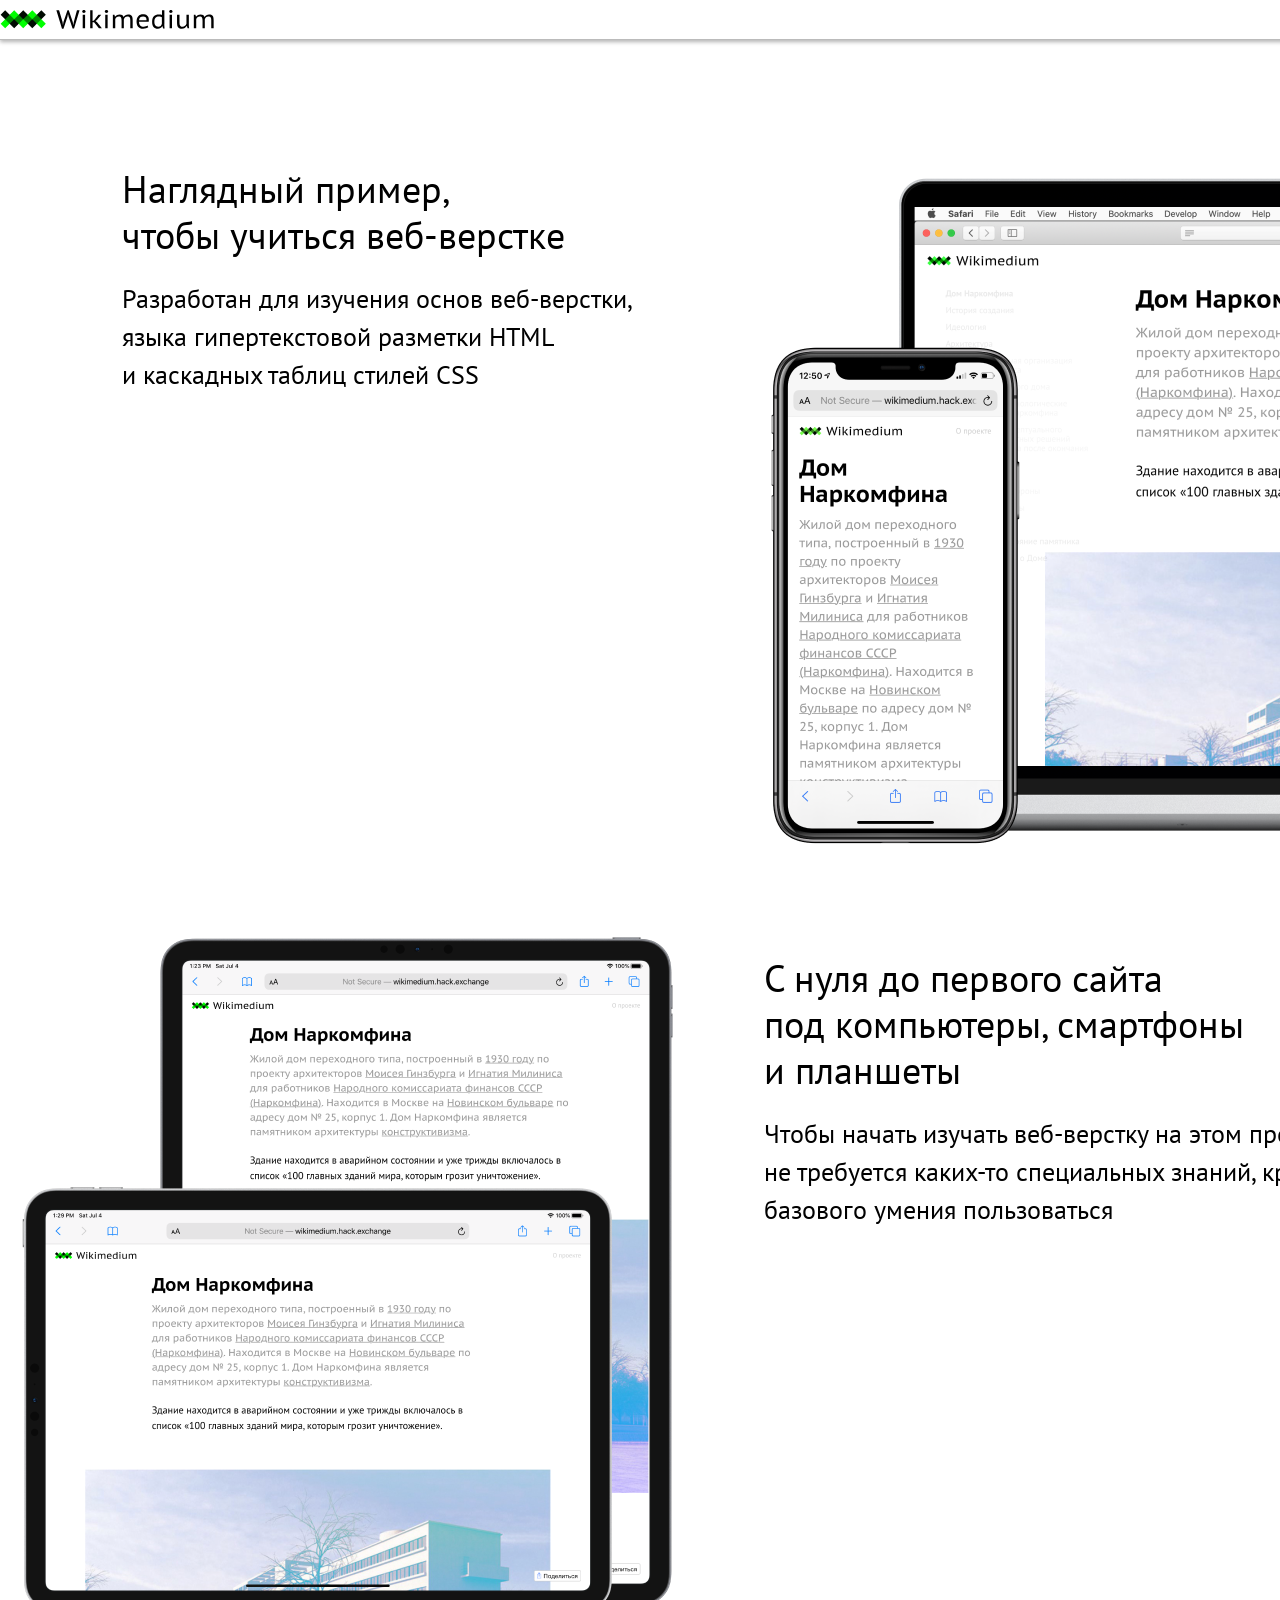
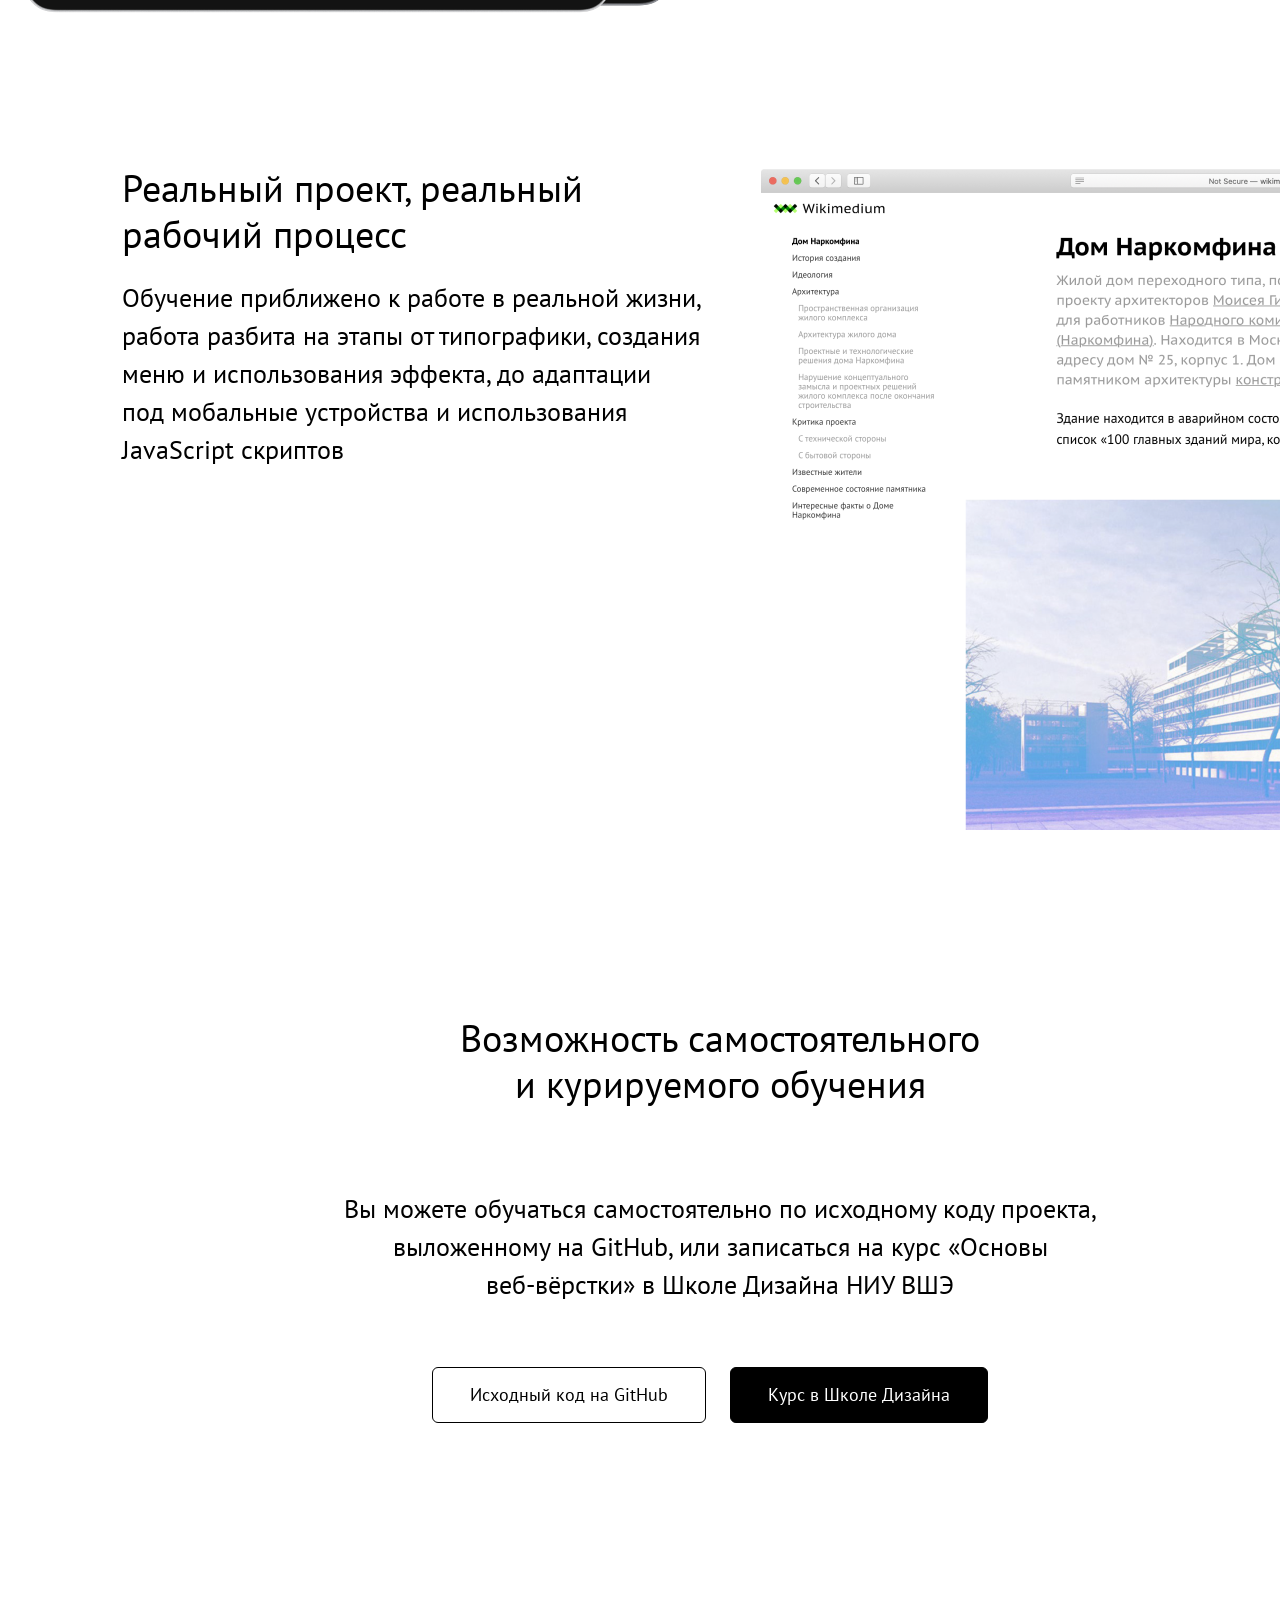
<file: about.html>
<!DOCTYPE html>
<html lang="en" dir="ltr">
  <head>
    <meta charset="utf-8">
    <title>О проекте</title>
    <link rel="stylesheet" href="stylesheets/style.css">
    <link rel="icon" type="image/x-icon" href="img/favicon.ico" />
    <link rel="icon" type="image/png" href="img/favicon.png" />

    <style media="screen">
      html {
        background: grey;
        display: block;
        height: 100%;
      }
      body {
        height: 3252px;
        width: 1440px;
        position: relative;
        display: block;
        margin: 0 auto;
        background: white;
      }
      body::before {
      position: absolute;
      top: 0;
      left: 0;
      content: " ";
      width: 100%;
      height: 100%;
      background: url (img/1440.jpg);
    }
    </style>
    </head>
    <body>
      <div class="menubar">
        <a href="narkom.html"><img src="img/logo.svg" alt=""></a>
        <a href="about.html">О проекте</a>
        </div>
        <section>
          <div>
            <h2>Наглядный пример,<br> чтобы учиться веб-верстке</h2>
            <p>Разработан для изучения основ веб-верстки,<br> языка гипертекстовой разметки HTML <br> и каскадных таблиц стилей CSS</p>
          </div>
          <div>
            <img src="img/about1.png" alt="">
          </div>
        </section>

        <section>
          <div>
            <img src="img/about2.png" alt="">
          </div>
          <div>
            <h2>С нуля до первого сайта<br> под компьютеры, смартфоны <br> и планшеты</h2>
            <p>Чтобы начать изучать веб-верстку на этом проекте,<br> не требуется каких-то специальных знаний, кроме <br> базового умения пользоваться </p>

        </section>

        <section>
          <div>
            <h2>Реальный проект, реальный <br> рабочий процесс</h2>
            <p>Обучение приближено к работе в реальной жизни, <br> работа разбита на этапы от типографики, создания <br> меню и использования эффекта, до адаптации <br> под мобальные устройства  и использования <br>JavaScript скриптов</p>

          </div>
          <div>
            <img src="img/about3.png" alt="">
          </div>
          <div>

          </div>
        </section>

        <section class="bottom_block">
          <h2>Возможность самостоятельного<br> и курируемого обучения</h2>
          <p>Вы можете обучаться самостоятельно по исходному коду проекта, <br> выложенному на GitHub, или записаться на курс «Основы <br> веб-вёрстки» в Школе Дизайна НИУ ВШЭ</p>
          <a href="">Исходный код на GitHub</a>
          <a class="btn" href="https://design.hse.ru/ba/programming">Курс в Школе Дизайна</a>
        </section>
    </body>
    </html>
</file>
<file: stylesheets/style.css>
@import 'reset.css';
@import url('https://fonts.googleapis.com/css?family=PT+Sans+Caption:400,700|PT+Sans:400,400i,700,700i&amp;subset=cyrillic');
@import 'layout.css';
@import "sidebar.css";
@import "content.css";
@import "menubar.css";
@import "about.css";
</file>
